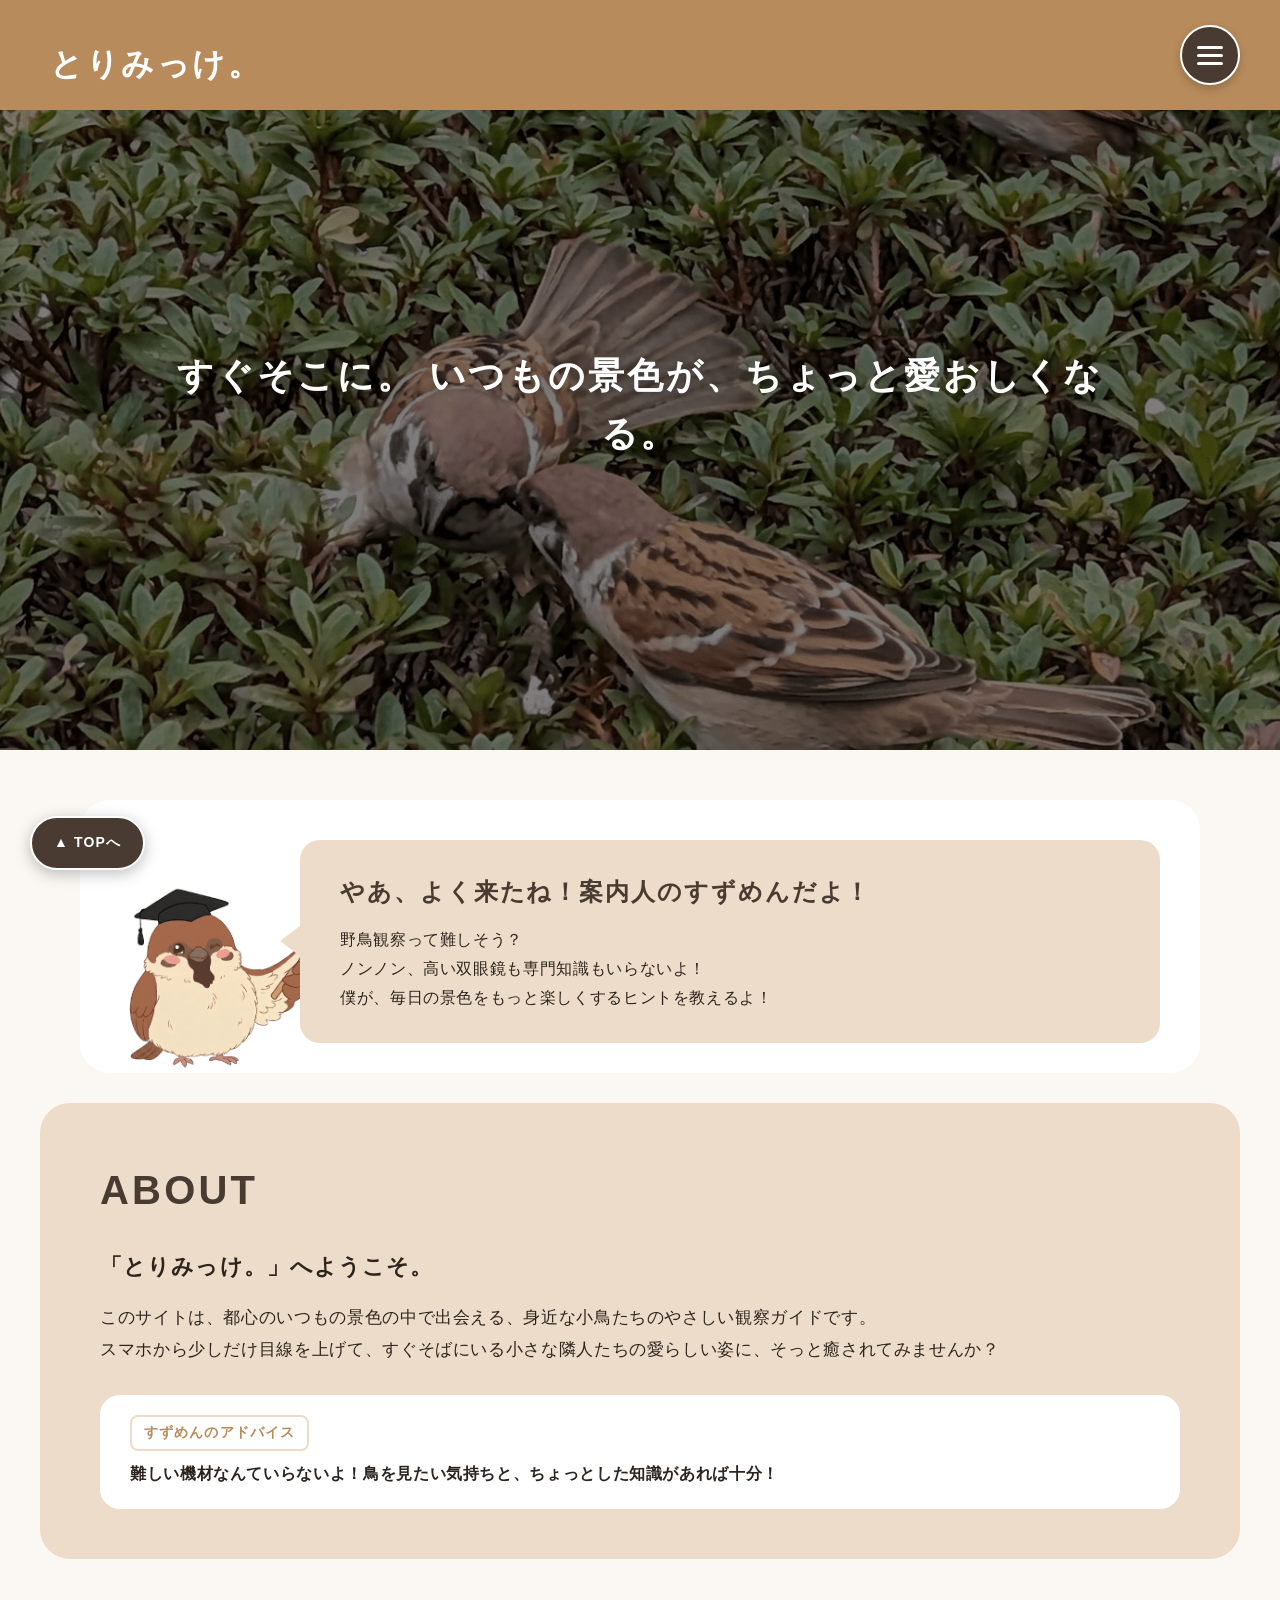
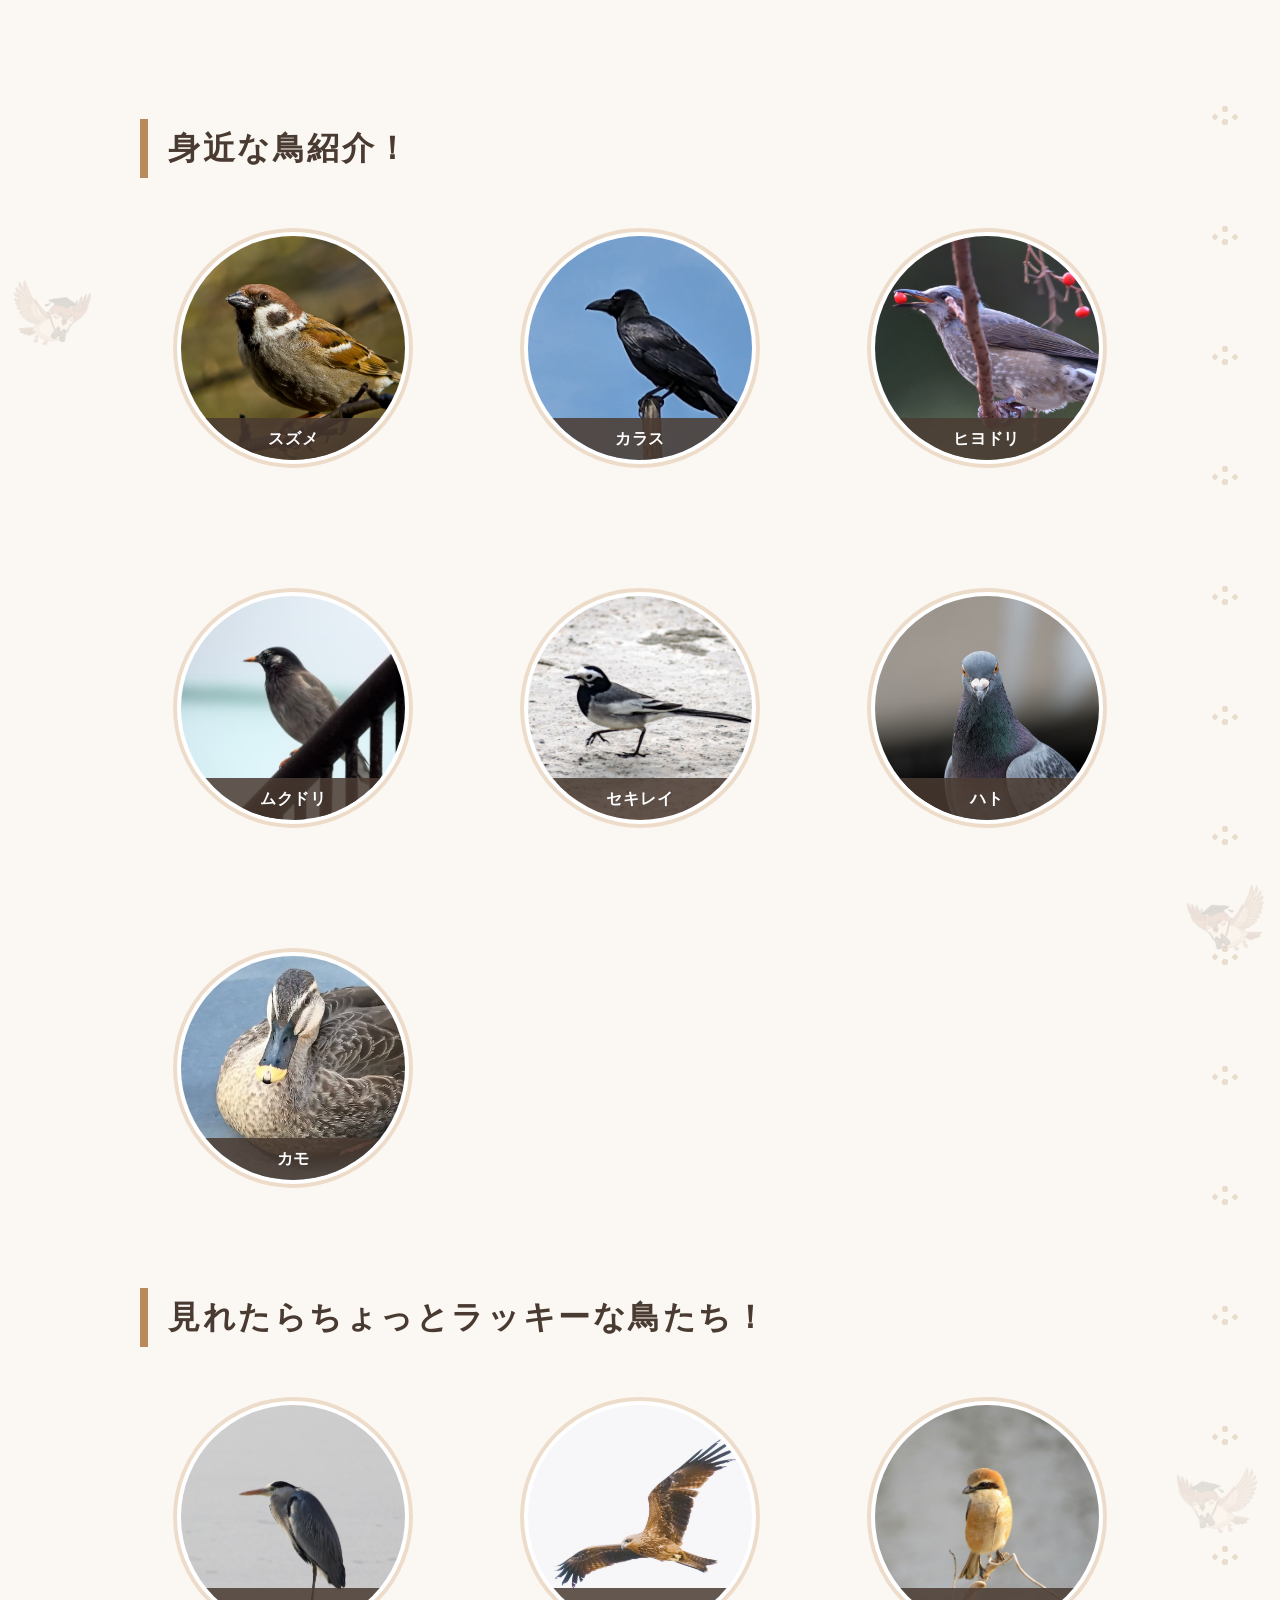
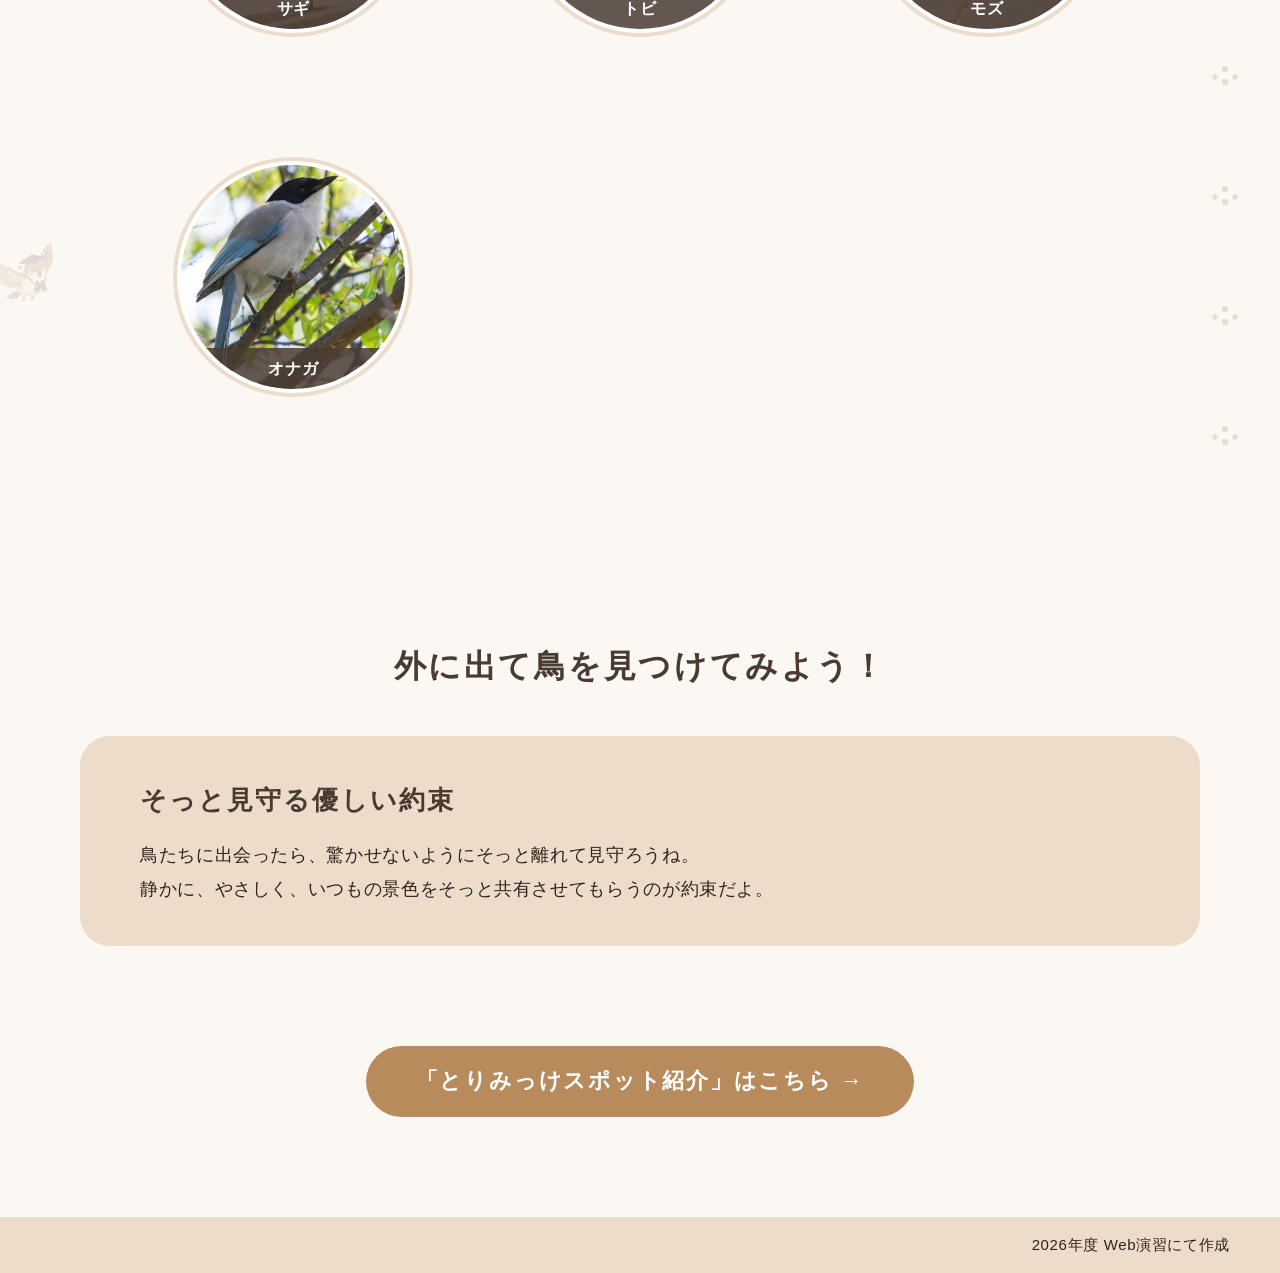
<file: index.html>
<!DOCTYPE html>
<html lang="ja">
<head>
  <meta charset="UTF-8">
  <meta name="viewport" content="width=device-width, initial-scale=1.0">
  <title>とりみっけ。｜身近な小鳥たちのやさしい観察ガイド</title>
  <link rel="stylesheet" href="css/style1.css">
</head>
<body id="top">

<div class="top-page">

  <!-- メインビジュアル ＆ ヘッダー -->
  <header class="main-visual">
    <div class="site-logo-header">とりみっけ。</div>

    <!-- ハンバーガーメニュー -->
    <div class="hamburger-menu">
      <input type="checkbox" id="menu-btn-check" class="menu-btn-check">
      <label for="menu-btn-check" class="menu-btn"><span></span></label>
      <nav class="nav-content">
        <ul class="nav-list">
          <li><a href="#top">TOP</a></li>
          <li><a href="#about">About</a></li>
          <li><a href="#bird-intro">身近な鳥紹介！</a></li>
          <li><a href="#lucky-bird">見れたらちょっとラッキーな鳥たち！</a></li>
          <li><a href="#message">外に出て鳥を見つけてみよう！</a></li>
          <li><a href="./spot.html">とりみっけスポット紹介！ →</a></li>
        </ul>
      </nav>
      <label for="menu-btn-check" class="nav-overlay"></label>
    </div>

    <h1 class="catchphrase">すぐそこに。 いつもの景色が、ちょっと愛おしくなる。</h1>
  </header>

  <!-- すずめ先輩の自己紹介セクション -->
  <section class="senior-intro-section">
    <div class="senior-container">
      <div class="senior-image-area">
        <img src="image/Cha_suzume.png" alt="指し棒を持ったすずめ先輩" class="senior-img">
      </div>
      <div class="senior-bubble">
        <h2 class="senior-name">やあ、よく来たね！案内人のすずめんだよ！</h2>
        <p class="senior-text">
          野鳥観察って難しそう？<br>ノンノン、高い双眼鏡も専門知識もいらないよ！<br>
          僕が、毎日の景色をもっと楽しくするヒントを教えるよ！
        </p>
      </div>
    </div>
  </section>

  <!-- ABOUT セクション -->
  <section class="about-section" id="about">
    <h2 class="section-title-en">ABOUT</h2>
    <p class="about-lead">「とりみっけ。」へようこそ。</p>
    <p class="about-text">
      このサイトは、都心のいつもの景色の中で出会える、身近な小鳥たちのやさしい観察ガイドです。<br />
      スマホから少しだけ目線を上げて、すぐそばにいる小さな隣人たちの愛らしい姿に、そっと癒されてみませんか？
    </p>

    <div class="senpai-onepoint-box">
      <div class="onepoint-badge">すずめんのアドバイス</div>
      <p class="onepoint-text">難しい機材なんていらないよ！鳥を見たい気持ちと、ちょっとした知識があれば十分！</p>
    </div>
  </section>

  <div class="footprint-track-bg">

    <!-- 身近な鳥紹介 セクション -->
    <section class="bird-intro-section" id="bird-intro">
      <h2 class="section-title">身近な鳥紹介！</h2>
      <div class="grid-container">

        <!-- 鳥カード1：スズメ -->
        <div class="grid-item">
          <div class="bg-circle"></div>
          <div class="item-image">
            <img src="image/Int_suzume.jpg" alt="スズメの画像">
            <span class="bird-name-label">スズメ</span>
          </div>
          <div class="hover-bubble-panel">
            <h3 class="title">スズメ</h3>
            <p class="description">
              両足を揃えて「ぴょんぴょん」跳ねて移動するよ！砂の上で体をすりすりする「砂浴び」で羽のお手入れをするんだ。実は人間の近くにしか巣を作らない、人好きな鳥なんだ
            </p>
          </div>
        </div>

        <!-- 鳥カード2：カラス -->
        <div class="grid-item">
          <div class="bg-circle"></div>
          <div class="item-image">
            <img src="image/Int_karasu.jpg" alt="カラスの画像">
            <span class="bird-name-label">カラス</span>
          </div>
          <div class="hover-bubble-panel">
            <h3 class="title">カラス</h3>
            <p class="description">
              首をかしげて君をじっと見つめているかも？怖がられがちだけど、滑り台で遊ぶほど頭が良くてお茶目！覚えた人間の顔を識別して記憶できる、賢い知能の持ち主なんだよ。
            </p>
          </div>
        </div>

        <!-- 鳥カード3：ヒヨドリ -->
        <div class="grid-item">
          <div class="bg-circle"></div>
          <div class="item-image">
            <img src="image/Int_hiyodori.jpg" alt="ヒヨドリの画像">
            <span class="bird-name-label">ヒヨドリ</span>
          </div>
          <div class="hover-bubble-panel">
            <h3 class="title">ヒヨドリ</h3>
            <p class="description">
              「ヒーヨ！」と鳴く、ボサボサ頭がトレードマーク！甘い蜜や果実が大好物で、夢中で食べすぎて顔が花粉で真っ黄色になることも。実は世界的に日本周辺でしか見られない貴重な鳥だよ！
            </p>
          </div>
        </div>

        <!-- 鳥カード4：ムクドリ -->
        <div class="grid-item">
          <div class="bg-circle"></div>
          <div class="item-image">
            <img src="image/Int_mukudori.jpg" alt="ムクドリの画像">
            <span class="bird-name-label">ムクドリ</span>
          </div>
          <div class="hover-bubble-panel">
            <h3 class="title">ムクドリ</h3>
            <p class="description">
              芝生を忙しく歩き回り、地面をツンツン突っついて虫を探すよ。オレンジ色の足とクチバシがチャームポイント！虫をたくさん食べて農家さんを助ける、頼もしいヒーローなんだ。
            </p>
          </div>
        </div>

        <!-- 鳥カード5：セキレイ -->
        <div class="grid-item">
          <div class="bg-circle"></div>
          <div class="item-image">
            <img src="image/Int_sekirei.jpg" alt="セキレイの画像">
            <span class="bird-name-label">セキレイ</span>
          </div>
          <div class="hover-bubble-panel">
            <h3 class="title">セキレイ</h3>
            <p class="description">
              「チチチッ」と鳴きながら早歩きして、尾羽をパタパタ上下に振るよ！人の前を「逃げては止まる」様子や可愛らしい動作から、昔は神様に大事な知恵を教えた鳥と言われていたんだ。
            </p>
          </div>
        </div>

        <!-- 鳥カード6：ハト -->
        <div class="grid-item">
          <div class="bg-circle"></div>
          <div class="item-image">
            <img src="image/Int_dobato.jpg" alt="ハトの画像">
            <span class="bird-name-label">ハト</span>
          </div>
          <div class="hover-bubble-panel">
            <h3 class="title">ハト</h3>
            <p class="description">
              首を振って歩くように見えて、実は「頭を空間に一瞬静止」させて景色をブレずに見ているんだ！親の体内で作る特製ミルクで雛を育てる、珍しいパパママでもあるよ。
            </p>
          </div>
        </div>

        <!-- 鳥カード7：カモ -->
        <div class="grid-item">
          <div class="bg-circle"></div>
          <div class="item-image">
            <img src="image/Int_karugamo.JPG" alt="カモの画像">
            <span class="bird-name-label">カモ</span>
          </div>
          <div class="hover-bubble-panel">
            <h3 class="title">カモ</h3>
            <p class="description">
              水の上では優雅にプカプカ浮かんでいるけれど、実は水面下で足を必死にバタバタ動かしているのが可愛い！水面にぽこっとお尻を向けてご飯を探す後ろ姿も、とっても愛くるしいよ
            </p>
          </div>
        </div>

      </div>
    </section>

    <!-- 見れたらラッキーな鳥 セクション -->
    <section class="lucky-bird-section" id="lucky-bird">
      <h2 class="section-title">見れたらちょっとラッキーな鳥たち！</h2>
      <div class="grid-container">

        <!-- ラッキー鳥1：サギ -->
        <div class="grid-item">
          <div class="bg-circle"></div>
          <div class="item-image">
            <img src="image/Int_sagi.jpg" alt="サギの画像">
            <span class="bird-name-label">サギ</span>
          </div>
          <div class="hover-bubble-panel">
            <h3 class="title">サギ</h3>
            <p class="description">
              川辺に真っ白な姿でたたずむよ。水中で足を震わせて魚を驚かせる「ダンス攻撃」が得意技！ツルなどと違って、飛ぶときは首を「S字」に折りたたむのがぼくらの秘密だよ。
            </p>
          </div>
        </div>

        <!-- ラッキー鳥2：トビ -->
        <div class="grid-item">
          <div class="bg-circle"></div>
          <div class="item-image">
            <img src="image/Int_tobi.jpg" alt="トビの画像">
            <span class="bird-name-label">トビ</span>
          </div>
          <div class="hover-bubble-panel">
            <h3 class="title">トビ</h3>
            <p class="description">
              「ピーヒョロロ…」と聞こえたら空を見上げて！上昇気流に乗って羽ばたかずに旋回する「空飛ぶ省エネ名人」なんだ。視力が人の8倍以上あり、上空から獲物を探せるよ！
            </p>
          </div>
        </div>

        <!-- ラッキー鳥3：モズ -->
        <div class="grid-item">
          <div class="bg-circle"></div>
          <div class="item-image">
            <img src="image/Int_mozu.jpg" alt="モズの画像">
            <span class="bird-name-label">モズ</span>
          </div>
          <div class="hover-bubble-panel">
            <h3 class="title">モズ</h3>
            <p class="description">
              小さくて可愛いけれど、秋には「キィーキィー！」と高く叫ぶよ！可愛い見た目に反して、捕まえた獲物を枝に刺す「はやにえ」の習性とカギ状のクチバシを持つ、小さなハンターなんだ！
            </p>
          </div>
        </div>

        <!-- ラッキー鳥4：オナガ -->
        <div class="grid-item">
          <div class="bg-circle"></div>
          <div class="item-image">
            <img src="image/Int_onaga.jpg" alt="オナガの画像">
            <span class="bird-name-label">オナガ</span>
          </div>
          <div class="hover-bubble-panel">
            <h3 class="title">オナガ</h3>
            <p class="description">
              「ゲーイ」とハスキーな声で仲間と飛んでいくよ！水色の長い尾羽と黒いベレー帽風の頭がおしゃれでしょ？実は西日本にはおらず、東日本でしか出会えない特別な鳥なんだ！
            </p>
          </div>
        </div>

      </div>
    </section>

  </div> <!-- /footprint-track-bg -->

  <section class="message-section" id="message">
    <h2 class="message-title">外に出て鳥を見つけてみよう！</h2>
    <div class="manner-box">
      <h3 class="manner-title">そっと見守る優しい約束</h3>
      <p class="manner-text">
        鳥たちに出会ったら、驚かせないようにそっと離れて見守ろうね。<br />
        静かに、やさしく、いつもの景色をそっと共有させてもらうのが約束だよ。
      </p>
    </div>
  </section>

  <section class="navigation-section">
    <div class="spot-button-container">
      <a href="./spot.html" class="spot-button">「とりみっけスポット紹介」はこちら →</a>
    </div>
  </section>

  <!-- 💡 画面左下に固定表示されるページ上部に戻るボタン -->
  <a href="#top" class="pagetop-btn">▲ TOPへ</a>

  <footer class="footer">
    <p class="copyright">2026年度 Web演習にて作成</p>
  </footer>

</div>

</body>
</html>
</file>
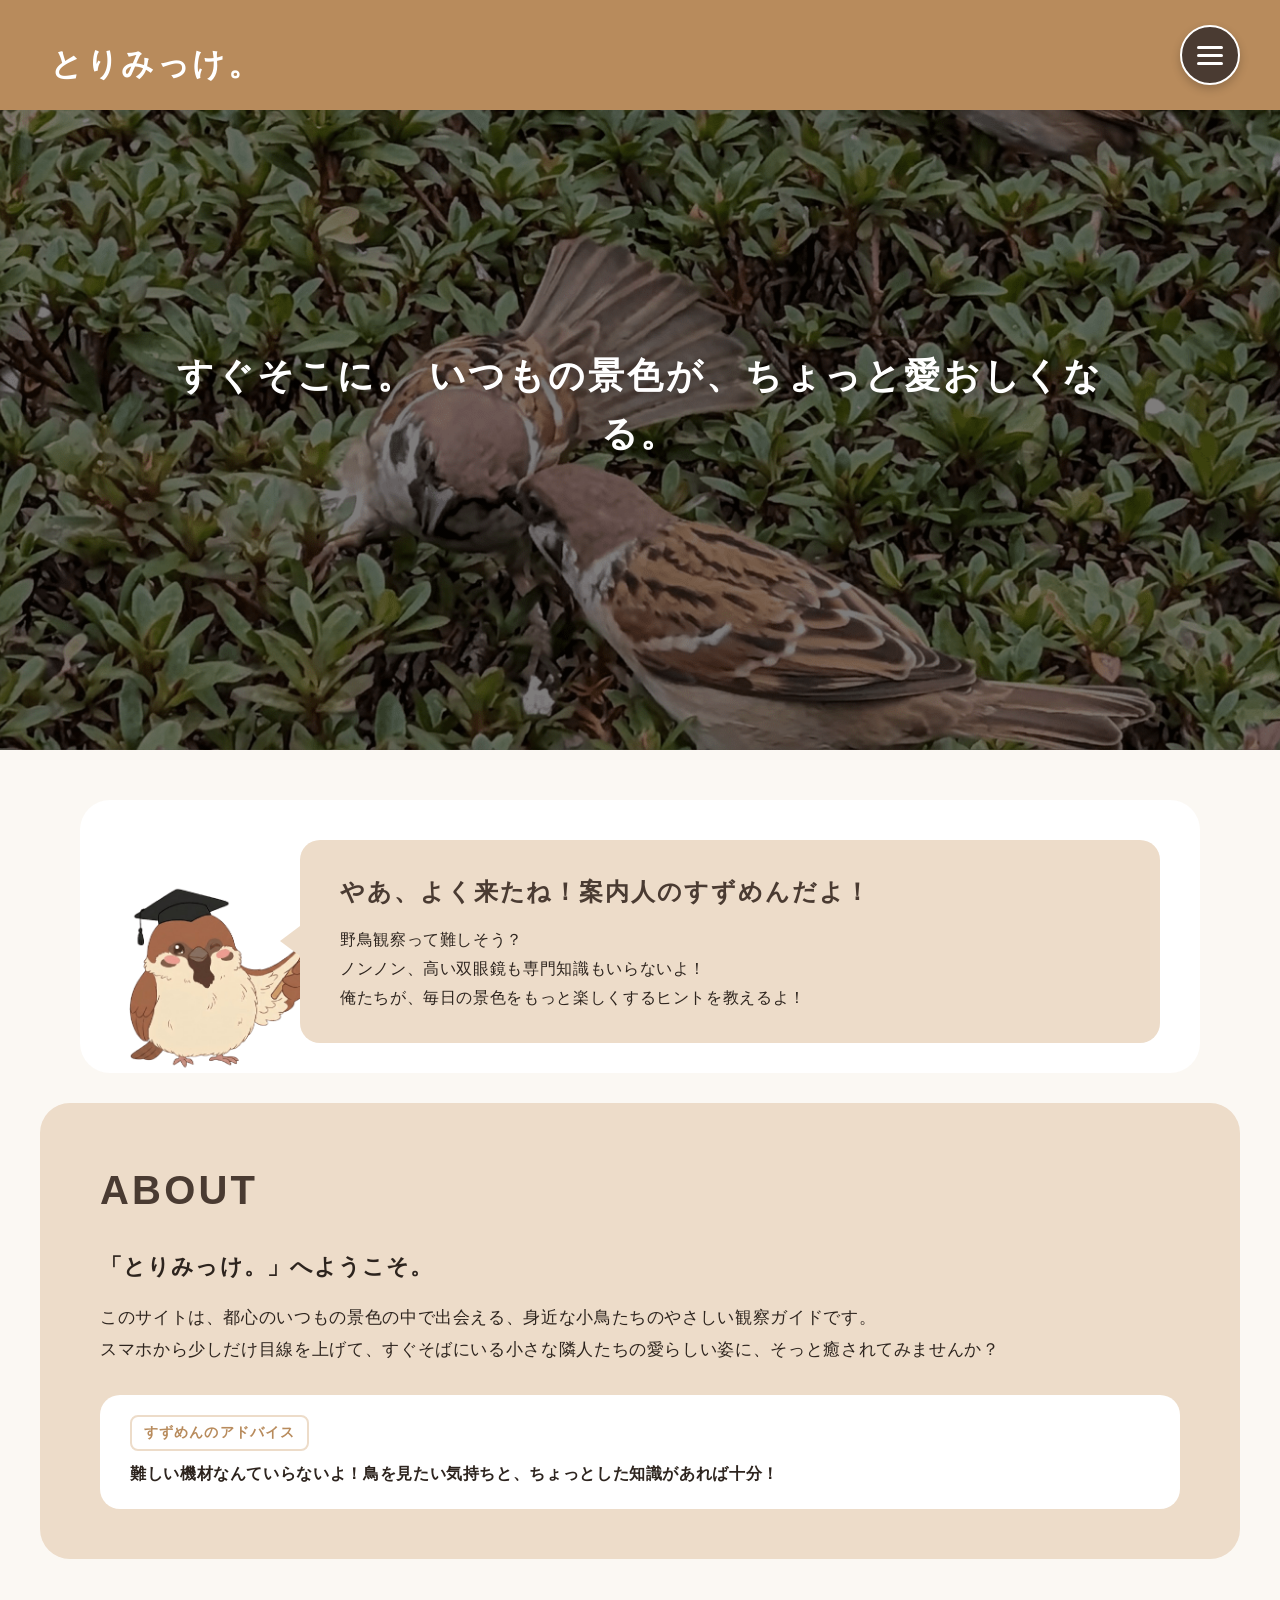
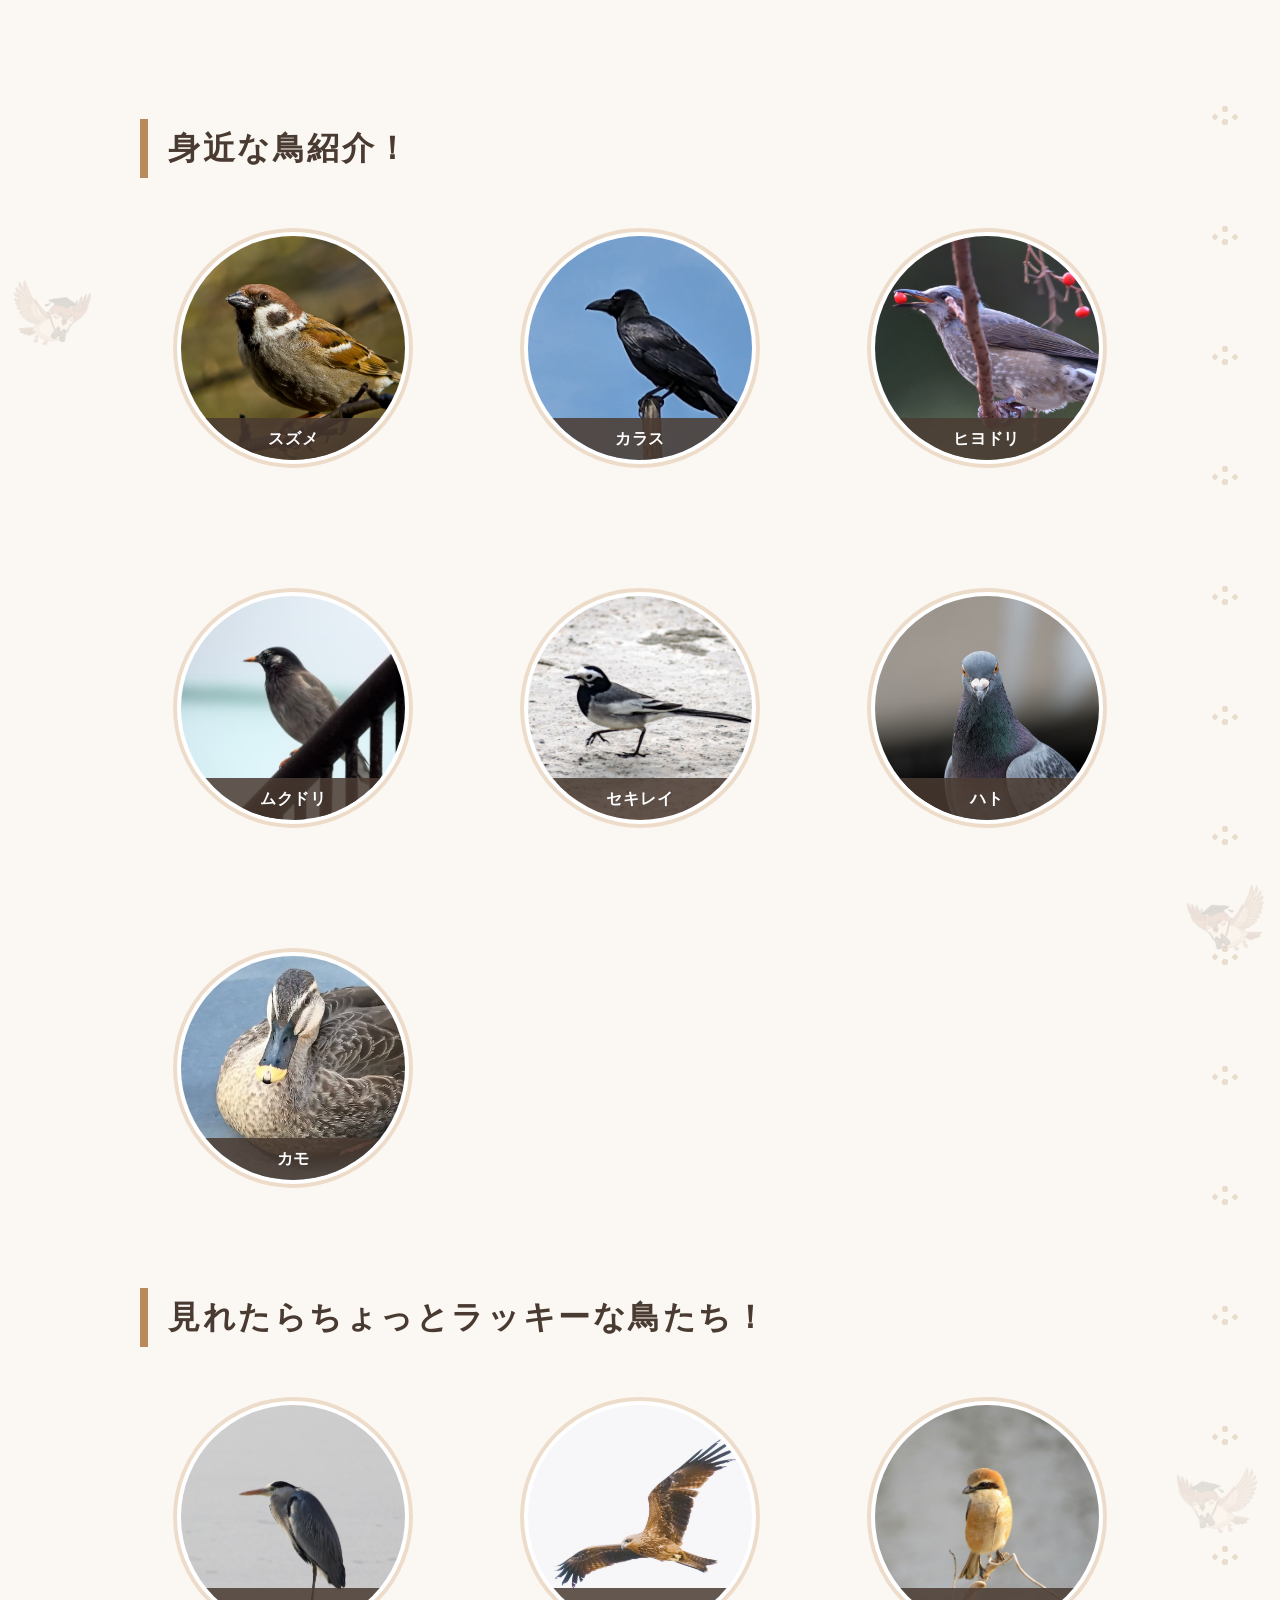
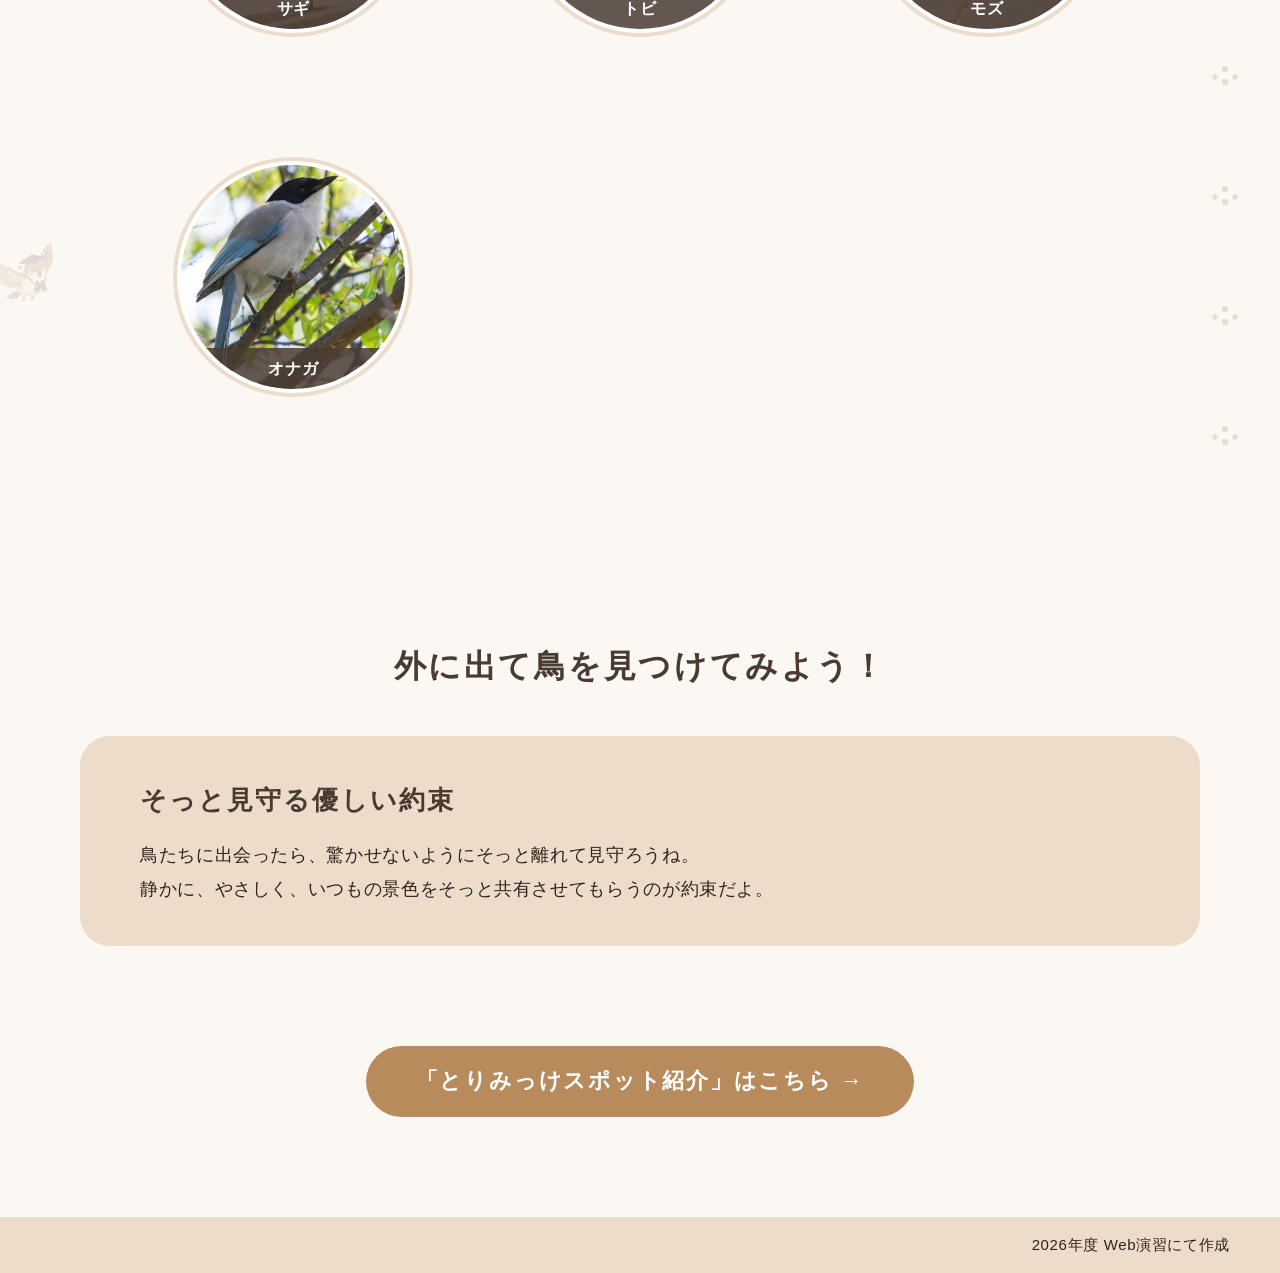
<file: main.html>
<!DOCTYPE html>
<html lang="ja">
<head>
  <meta charset="UTF-8">
  <meta name="viewport" content="width=device-width, initial-scale=1.0">
  <title>とりみっけ。｜身近な小鳥たちのやさしい観察ガイド</title>
  <link rel="stylesheet" href="css/style1.css">
</head>
<body>

<div class="top-page">

  <!-- メインビジュアル ＆ ヘッダー -->
  <header class="main-visual">
    <div class="site-logo-header">とりみっけ。</div>

    <!-- ハンバーガーメニュー -->
    <div class="hamburger-menu">
      <input type="checkbox" id="menu-btn-check" class="menu-btn-check">
      <label for="menu-btn-check" class="menu-btn"><span></span></label>
      <nav class="nav-content">
        <ul class="nav-list">
          <li><a href="#about">About</a></li>
          <li><a href="#bird-intro">身近な鳥紹介！</a></li>
          <li><a href="#lucky-bird">見れたらちょっとラッキーな鳥たち！</a></li>
          <li><a href="#message">外に出て鳥を見つけてみよう！</a></li>
          <li><a href="./sub.html">とりみっけスポット紹介！ →</a></li>
        </ul>
      </nav>
      <label for="menu-btn-check" class="nav-overlay"></label>
    </div>

    <h1 class="catchphrase">すぐそこに。 いつもの景色が、ちょっと愛おしくなる。</h1>
  </header>

  <!--  すずめ先輩の自己紹介セクション -->
  <section class="senior-intro-section">
    <div class="senior-container">
      <div class="senior-image-area">
        <img src="image/Cha_suzume.png" alt="指し棒を持ったすずめ先輩" class="senior-img">
      </div>
      <div class="senior-bubble">
        <h2 class="senior-name">やあ、よく来たね！案内人のすずめんだよ！</h2>
        <p class="senior-text">
          野鳥観察って難しそう？<br>ノンノン、高い双眼鏡も専門知識もいらないよ！<br>
          俺たちが、毎日の景色をもっと楽しくするヒントを教えるよ！
        </p>
      </div>
    </div>
  </section>

  <!-- ABOUT セクション -->
  <section class="about-section" id="about">
    <h2 class="section-title-en">ABOUT</h2>
    <p class="about-lead">「とりみっけ。」へようこそ。</p>
    <p class="about-text">
      このサイトは、都心のいつもの景色の中で出会える、身近な小鳥たちのやさしい観察ガイドです。<br />
      スマホから少しだけ目線を上げて、すぐそばにいる小さな隣人たちの愛らしい姿に、そっと癒されてみませんか？
    </p>

    <div class="senpai-onepoint-box">
      <div class="onepoint-badge">すずめんのアドバイス</div>
      <p class="onepoint-text">難しい機材なんていらないよ！鳥を見たい気持ちと、ちょっとした知識があれば十分！</p>
    </div>
  </section>

  <div class="footprint-track-bg">

    <!-- 身近な鳥紹介 セクション -->
    <section class="bird-intro-section" id="bird-intro">
      <h2 class="section-title">身近な鳥紹介！</h2>
      <div class="grid-container">

        <!-- 鳥カード1：スズメ -->
        <div class="grid-item">
          <div class="bg-circle"></div>
          <!-- 常に綺麗に見える写真 -->
          <div class="item-image">
            <img src="image/Int_suzume.jpg" alt="スズメの画像">
            <!-- 写真の下に名前を常時表示 -->
            <span class="bird-name-label">スズメ</span>
          </div>
          <!--  ホバー時に横（または下）に浮き出る吹き出し解説文 -->
          <div class="hover-bubble-panel">
            <h3 class="title">スズメ</h3>
            <p class="description">
              歩くとき、両足をそろえて「トコトコ、ぴょんぴょん」と跳ねるように移動するよ（ホッピングといいます）。砂の上で体をすりすりして「砂浴び」をしている姿は、時間を忘れて見入ってしまう可愛さだよ。
            </p>
          </div>
        </div>

        <!-- 鳥カード2：カラス -->
        <div class="grid-item">
          <div class="bg-circle"></div>
          <div class="item-image">
            <img src="image/Int_karasu.jpg" alt="カラスの画像">
            <span class="bird-name-label">カラス</span>
          </div>
          <div class="hover-bubble-panel">
            <h3 class="title">カラス</h3>
            <p class="description">
              実はとてもお茶目で、公園の滑り台で遊んだり、雨上がりの水たまりで豪快に水浴びをしたりするよ。じっと観察していると、首をかしげてこちらを観察し返してくる知性的な仕草にキュンとするよ。
            </p>
          </div>
        </div>

        <!-- 鳥カード3：ヒヨドリ -->
        <div class="grid-item">
          <div class="bg-circle"></div>
          <div class="item-image">
            <img src="image/Int_hiyodori.jpg" alt="ヒヨドリの画像">
            <span class="bird-name-label">ヒヨドリ</span>
          </div>
          <div class="hover-bubble-panel">
            <h3 class="title">ヒヨドリ</h3>
            <p class="description">
              「ヒーヨ！ヒーヨ！」と賑やかに鳴く、ボサボサの頭髪がトレードマークの鳥だよ。大好物の花の蜜や果実を見つけると、夢中になって顔を花粉で真っ黄色にしながら食事をする、食いしん坊な姿が愛らしいよ。
            </p>
          </div>
        </div>

        <!-- 鳥カード4：ムクドリ -->
        <div class="grid-item">
          <div class="bg-circle"></div>
          <div class="item-image">
            <img src="image/Int_mukudori.jpg" alt="ムクドリの画像">
            <span class="bird-name-label">ムクドリ</span>
          </div>
          <div class="hover-bubble-panel">
            <h3 class="title">ムクドリ</h3>
            <p class="description">
              オレンジ色のクチバシと足がチャームポイントだよ。芝生の上を黄色い足をいそがしく動かしながら、ミシン目のように地面をツンツンと突っついて虫を探す、一所懸命な後ろ姿に癒されるよ。
            </p>
          </div>
        </div>

        <!-- 鳥カード5：セキレイ -->
        <div class="grid-item">
          <div class="bg-circle"></div>
          <div class="item-image">
            <img src="image/Int_sekirei.jpg" alt="セキレイの画像">
            <span class="bird-name-label">セキレイ</span>
          </div>
          <div class="hover-bubble-panel">
            <h3 class="title">セキレイ</h3>
            <p class="description">
              地面をトコトコと早歩きしながら、長めの尾羽を「チチチッ」と上下にゴキゲンに振り続ける習性があるよ。人が歩く先を、まるで案内するかのように少し前をトコトコ逃げては止まる姿がとても健気だよ。
            </p>
          </div>
        </div>

        <!-- 鳥カード6：ハト -->
        <div class="grid-item">
          <div class="bg-circle"></div>
          <div class="item-image">
            <img src="image/Int_dobato.jpg" alt="ハトの画像">
            <span class="bird-name-label">ハト</span>
          </div>
          <div class="hover-bubble-panel">
            <h3 class="title">ハト</h3>
            <p class="description">
              歩くときに首を前後に振っているように見えるけど、実は頭をその場に残しているんだよ。お気に入りの場所で、体をまあるく膨らませてうとうと昼寝をしている姿は、都会の最高の癒やしだよ。
            </p>
          </div>
        </div>

        <!-- 鳥カード7：カモ -->
        <div class="grid-item">
          <div class="bg-circle"></div>
          <div class="item-image">
            <img src="image/Int_karugamo.JPG" alt="カモの画像">
            <span class="bird-name-label">カモ</span>
          </div>
          <div class="hover-bubble-panel">
            <h3 class="title">カモ</h3>
            <p class="description">
              クチバシの先端だけが、まるでマニキュアを塗ったように「ちょこんと黄色い」のがチャームポイントだよ。水面にパカッとお尻を向けながら、一生懸命に潜ってご飯を探す後ろ姿がすごく愛らしいんだ。
            </p>
          </div>
        </div>

      </div>

    </section>

    <!-- 見れたらラッキーな鳥 セクション -->
    <section class="lucky-bird-section" id="lucky-bird">
      <h2 class="section-title">見れたらちょっとラッキーな鳥たち！</h2>
      <div class="grid-container">

        <!-- ラッキー鳥1：サギ -->
        <div class="grid-item">
          <div class="bg-circle"></div>
          <div class="item-image">
            <img src="image/Int_sagi.jpg" alt="サギの画像">
            <span class="bird-name-label">サギ</span>
          </div>
          <div class="hover-bubble-panel">
            <h3 class="title">サギ</h3>
            <p class="description">
              都会の川沿いや水辺に、突然「真っ白で大きなシルエット」として現れるよ。水の中、片足を小刻みに震わせて魚を驚かす、ダンスのような狩りのポーズが隠れた見どころだよ。
            </p>
          </div>
        </div>

        <!-- ラッキー鳥2：トビ -->
        <div class="grid-item">
          <div class="bg-circle"></div>
          <div class="item-image">
            <img src="image/Int_tobi.jpg" alt="トビの画像">
            <span class="bird-name-label">トビ</span>
          </div>
          <div class="hover-bubble-panel">
            <h3 class="title">トビ</h3>
            <p class="description">
              「ピーヒョロロ…」というのどかな鳴き声が聞こえたら見上げるチャンスだよ。大きな翼を広げて、上昇気流に乗りながら円を描くようにゆったりと空を飛ぶのが本当に上手だよ。
            </p>
          </div>
        </div>

        <!-- ラッキー鳥3：モズ -->
        <div class="grid-item">
          <div class="bg-circle"></div>
          <div class="item-image">
            <img src="image/Int_mozu.jpg" alt="モズの画像">
            <span class="bird-name-label">モズ</span>
          </div>
          <div class="hover-bubble-panel">
            <h3 class="title">モズ</h3>
            <p class="description">
              小さな体だけど、キリッとしたカッコいい顔立ちをしているよ。秋になると、木のてっぺんで「キィーキィー！」と高い声で高らかに縄張りを主張する、小さな勇敢さが魅力だよ。
            </p>
          </div>
        </div>

        <!-- ラッキー鳥4：オナガ -->
        <div class="grid-item">
          <div class="bg-circle"></div>
          <div class="item-image">
            <img src="image/Int_onaga.jpg" alt="オナガの画像">
            <span class="bird-name-label">オナガ</span>
          </div>
          <div class="hover-bubble-panel">
            <h3 class="title">オナガ</h3>
            <p class="description">
              水色の長くて綺麗な尾羽と、黒い帽子をかぶったような頭がすごくオシャレな鳥だよ。「ギューイ」という少しハスキーな声で、仲間と賑やかにおしゃべりしながら飛んでいくよ。
            </p>
          </div>
        </div>

      </div>
    </section>

  </div> <!-- /footprint-track-bg -->

  <section class="message-section" id="message">
    <h2 class="message-title">外に出て鳥を見つけてみよう！</h2>
    <div class="manner-box">
      <h3 class="manner-title">そっと見守る優しい約束</h3>
      <p class="manner-text">
        鳥たちに出会ったら、驚かせないようにそっと離れて見守ろうね。<br />
        静かに、やさしく、いつもの景色をそっと共有させてもらうのが約束だよ。
      </p>
    </div>
  </section>

  <section class="navigation-section">
    <div class="spot-button-container">
      <a href="./sub.html" class="spot-button">「とりみっけスポット紹介」はこちら →</a>
    </div>
  </section>

  <footer class="footer">
    <p class="copyright">2026年度 Web演習にて作成</p>
  </footer>
</div>

</body>
</html>
</file>
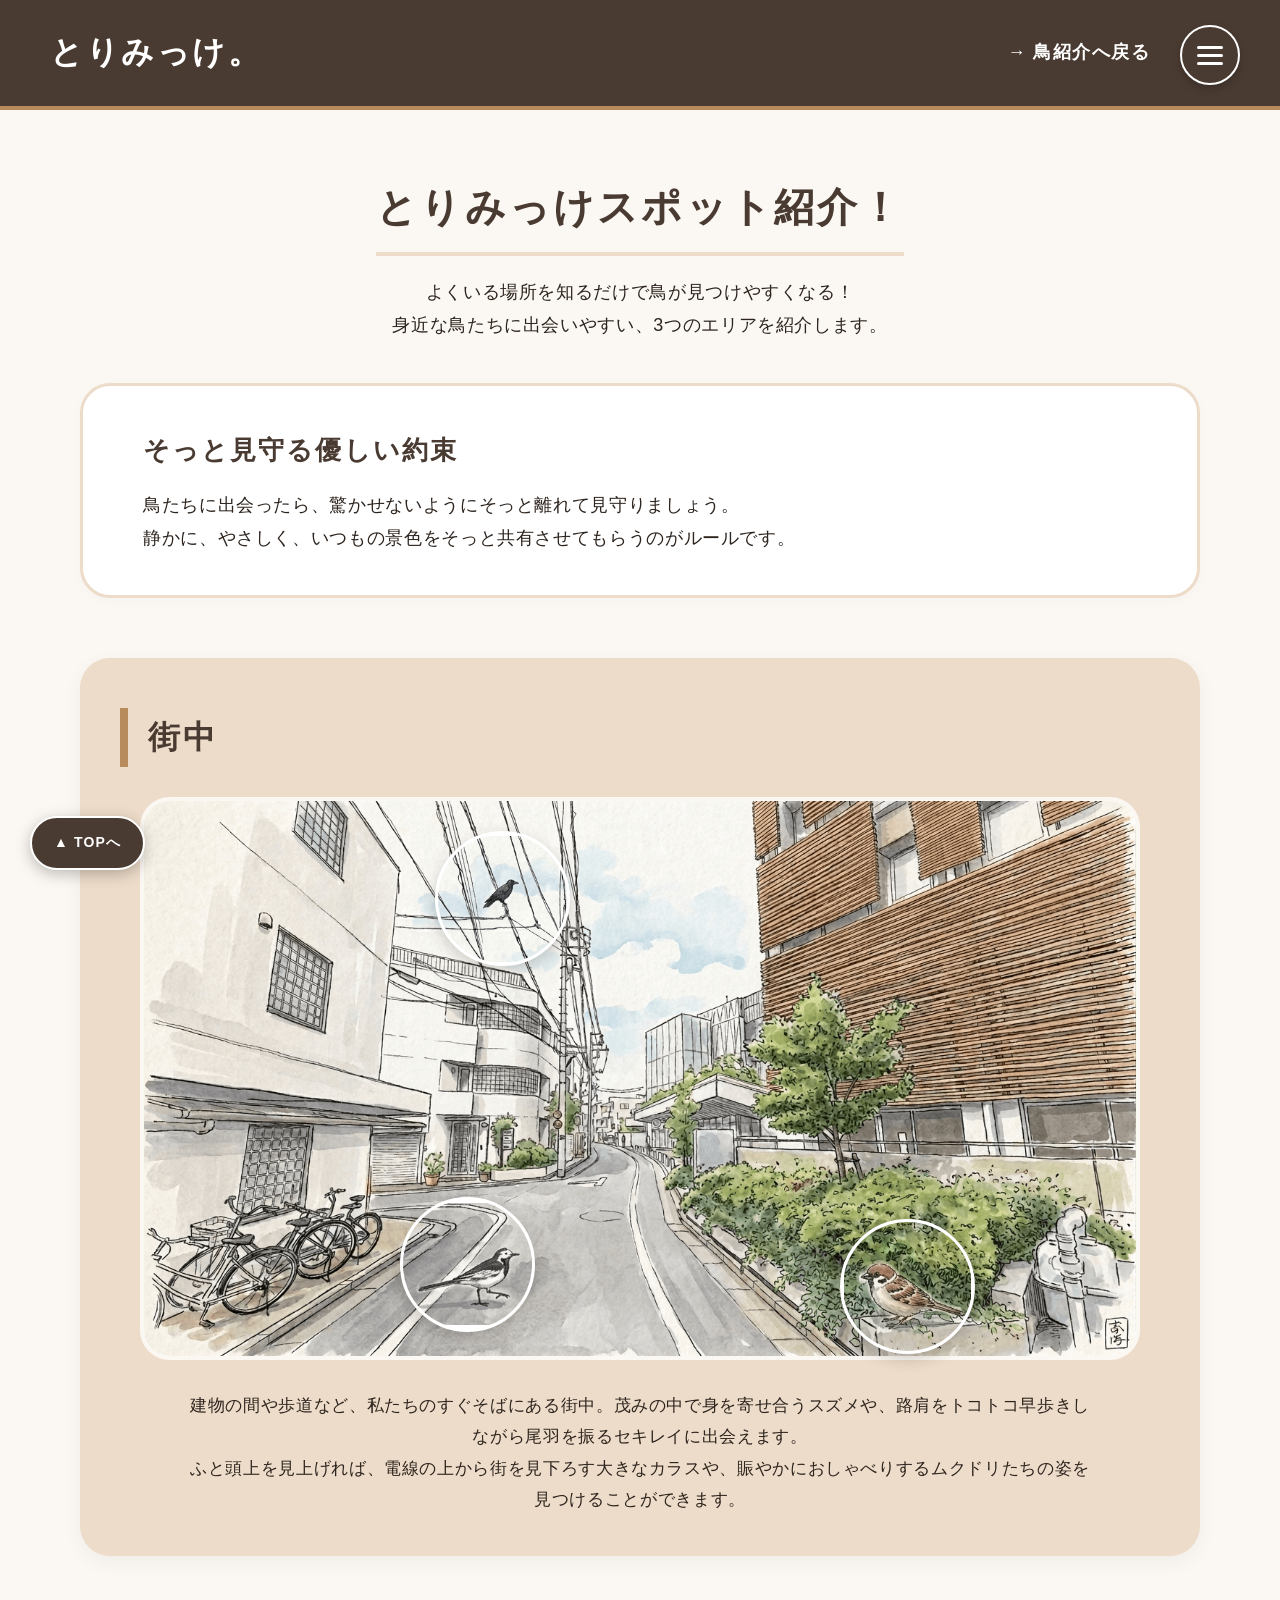
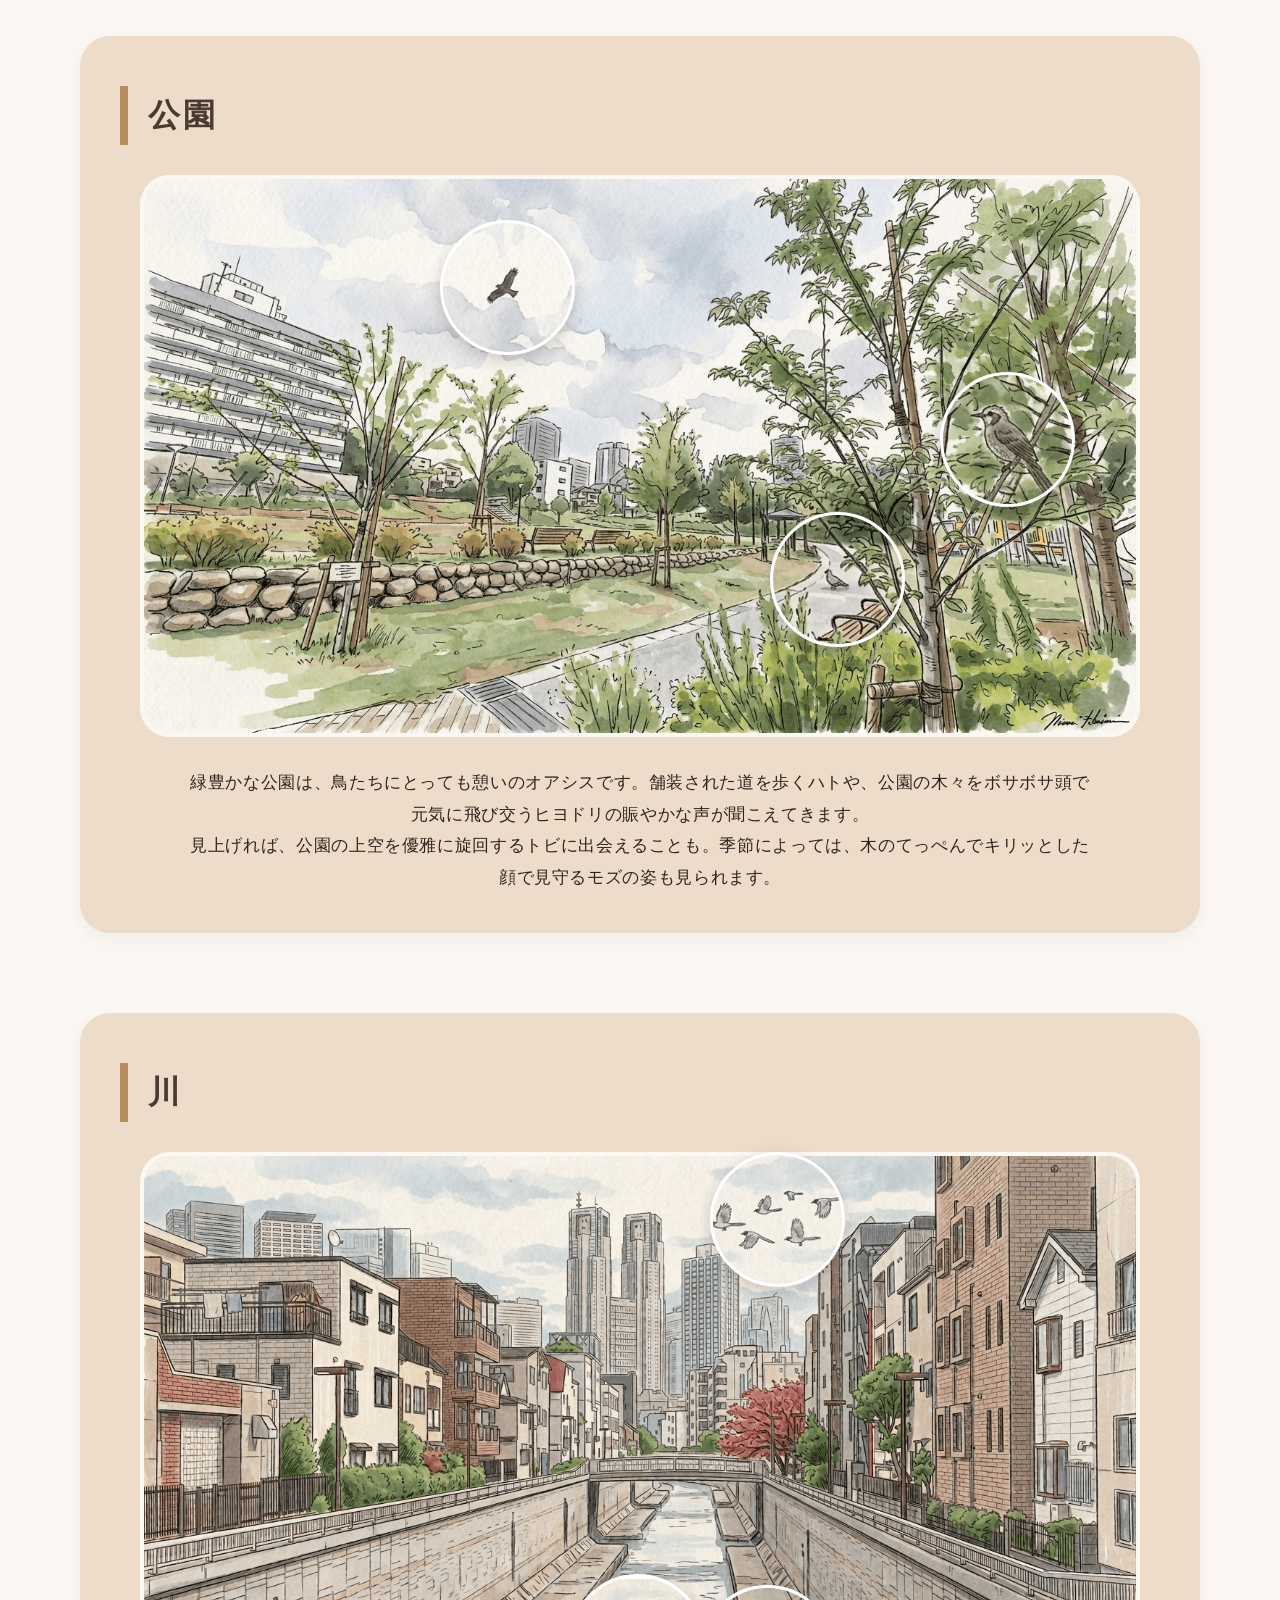
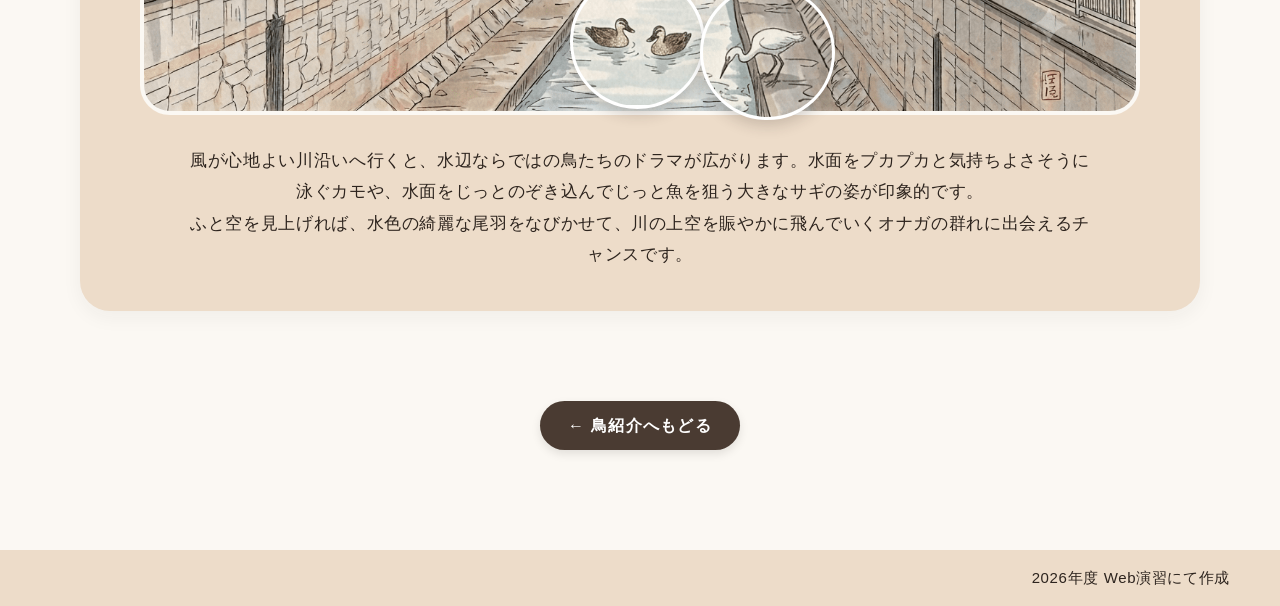
<file: spot.html>
<!DOCTYPE html>
<html lang="ja">
<head>
  <meta charset="UTF-8">
  <meta name="viewport" content="width=device-width, initial-scale=1.0">
  <title>とりみっけスポット紹介！｜とりみっけ。</title>
  <link rel="stylesheet" href="css/style2.css">
</head>
<body id="top">

<div class="second-page">

  <!-- 上部ヘッダーバー -->
  <header class="site-header-bar">
    <div class="header-logo">とりみっけ。</div>
    <div class="header-nav">
      <a href="./index.html" class="back-link">→ 鳥紹介へ戻る</a>
    </div>

    <!-- ハンバーガーメニュー -->
    <div class="hamburger-menu">
      <input type="checkbox" id="menu-btn-check" class="menu-btn-check">
      <label for="menu-btn-check" class="menu-btn"><span></span></label>
      <nav class="nav-content">
        <ul class="nav-list">
          <li><a href="./index.html">← 鳥紹介へもどる</a></li>
          <li><a href="#town">街中</a></li>
          <li><a href="#park">公園</a></li>
          <li><a href="#river">川</a></li>
        </ul>
      </nav>
      <label for="menu-btn-check" class="nav-overlay"></label>
    </div>
  </header>

  <!-- メインタイトルエリア -->
  <div class="hero-title-area">
    <h1 class="main-title">とりみっけスポット紹介！</h1>
    <p class="main-subtitle">
      よくいる場所を知るだけで鳥が見つけやすくなる！<br />
      身近な鳥たちに出会いやすい、3つのエリアを紹介します。
    </p>
  </div>

  <!-- そっと見守る優しい約束（マナーセクション） -->
  <section class="manner-section">
    <div class="manner-card">
      <h2 class="manner-title">そっと見守る優しい約束</h2>
      <p class="manner-text">
        鳥たちに出会ったら、驚かせないようにそっと離れて見守りましょう。<br />
        静かに、やさしく、いつもの景色をそっと共有させてもらうのがルールです。
      </p>
    </div>
  </section>

  <!-- スポット紹介メインコンテンツ -->
  <main class="spots-list">

    <!-- エリア1：街中 -->
    <section class="spot-item" id="town">
      <div class="spot-content-inner">
        <h2 class="spot-heading">街中</h2>

        <div class="map-wrapper">
          <div class="map-bg">
            <img src="image/Town.png" alt="街中の様子" class="map-bg-img" />
          </div>

          <!-- 🏷️ ツールチップ（.pin-tooltip）を追加 -->
          <div class="map-pin pin-1">
            <img src="image/Town_Karasu.png" alt="カラス" class="pin-bird-img" />
            <span class="pin-tooltip">カラス</span>
          </div>
          <div class="map-pin pin-2">
            <img src="image/Town_Suzume.png" alt="スズメ" class="pin-bird-img" />
            <span class="pin-tooltip">スズメ</span>
          </div>
          <div class="map-pin pin-3">
            <img src="image/Town_Sekirei.png" alt="ハクセキレイ" class="pin-bird-img" />
            <span class="pin-tooltip">ハクセキレイ</span>
          </div>
        </div>

        <p class="spot-desc">
          建物の間や歩道など、私たちのすぐそばにある街中。茂みの中で身を寄せ合うスズメや、路肩をトコトコ早歩きしながら尾羽を振るセキレイに出会えます。<br>ふと頭上を見上げれば、電線の上から街を見下ろす大きなカラスや、賑やかにおしゃべりするムクドリたちの姿を見つけることができます。
        </p>
      </div>
    </section>

    <!-- エリア2：公園 -->
    <section class="spot-item" id="park">
      <div class="spot-content-inner">
        <h2 class="spot-heading">公園</h2>

        <div class="map-wrapper">
          <div class="map-bg">
            <img src="image/Park.png" alt="公園の様子" class="map-bg-img" />
          </div>

          <div class="map-pin pin-4">
            <img src="image/Park_Tobi.png" alt="トビ" class="pin-bird-img" />
            <span class="pin-tooltip">トビ</span>
          </div>
          <div class="map-pin pin-5">
            <img src="image/Park_Dobato.png" alt="ドバト" class="pin-bird-img" />
            <span class="pin-tooltip">ドバト</span>
          </div>
          <div class="map-pin pin-6">
            <img src="image/Park_Hiyodori.png" alt="ヒヨドリ" class="pin-bird-img" />
            <span class="pin-tooltip">ヒヨドリ</span>
          </div>
        </div>

        <p class="spot-desc">
          緑豊かな公園は、鳥たちにとっても憩いのオアシスです。舗装された道を歩くハトや、公園の木々をボサボサ頭で元気に飛び交うヒヨドリの賑やかな声が聞こえてきます。<br>見上げれば、公園の上空を優雅に旋回するトビに出会えることも。季節によっては、木のてっぺんでキリッとした顔で見守るモズの姿も見られます。
        </p>
      </div>
    </section>

    <!-- エリア3：川 -->
    <section class="spot-item" id="river">
      <div class="spot-content-inner">
        <h2 class="spot-heading">川</h2>

        <div class="map-wrapper">
          <div class="map-bg">
            <img src="image/River.png" alt="川の様子" class="map-bg-img" />
          </div>

          <div class="map-pin pin-7">
            <img src="image/River_Onaga.png" alt="オナガ" class="pin-bird-img" />
            <span class="pin-tooltip">オナガ</span>
          </div>
          <div class="map-pin pin-8">
            <img src="image/River_Karugamo.png" alt="カルガモ" class="pin-bird-img" />
            <span class="pin-tooltip">カルガモ</span>
          </div>
          <div class="map-pin pin-9">
            <img src="image/River_Kosagi.png" alt="コサギ" class="pin-bird-img" />
            <span class="pin-tooltip">コサギ</span>
          </div>
        </div>

        <p class="spot-desc">
          風が心地よい川沿いへ行くと、水辺ならではの鳥たちのドラマが広がります。水面をプカプカと気持ちよさそうに泳ぐカモや、水面をじっとのぞき込んでじっと魚を狙う大きなサギの姿が印象的です。<br>ふと空を見上げれば、水色の綺麗な尾羽をなびかせて、川の上空を賑やかに飛んでいくオナガの群れに出会えるチャンスです。
        </p>
      </div>
    </section>
        <!-- 💡 各スポット下部のindex(TOP)に戻るボタン -->
        <div class="spot-back-area">
          <a href="./index.html" class="spot-back-btn">← 鳥紹介へもどる</a>
        </div>
  </main>

  <!-- 💡 画面左下に固定表示されるページ上部に戻るボタン -->
  <a href="#top" class="pagetop-btn">▲ TOPへ</a>

  <!-- フッターバー -->
  <footer class="footer">
    <p class="copyright">2026年度 Web演習にて作成</p>
  </footer>

</div>

</body>
</html>
</file>
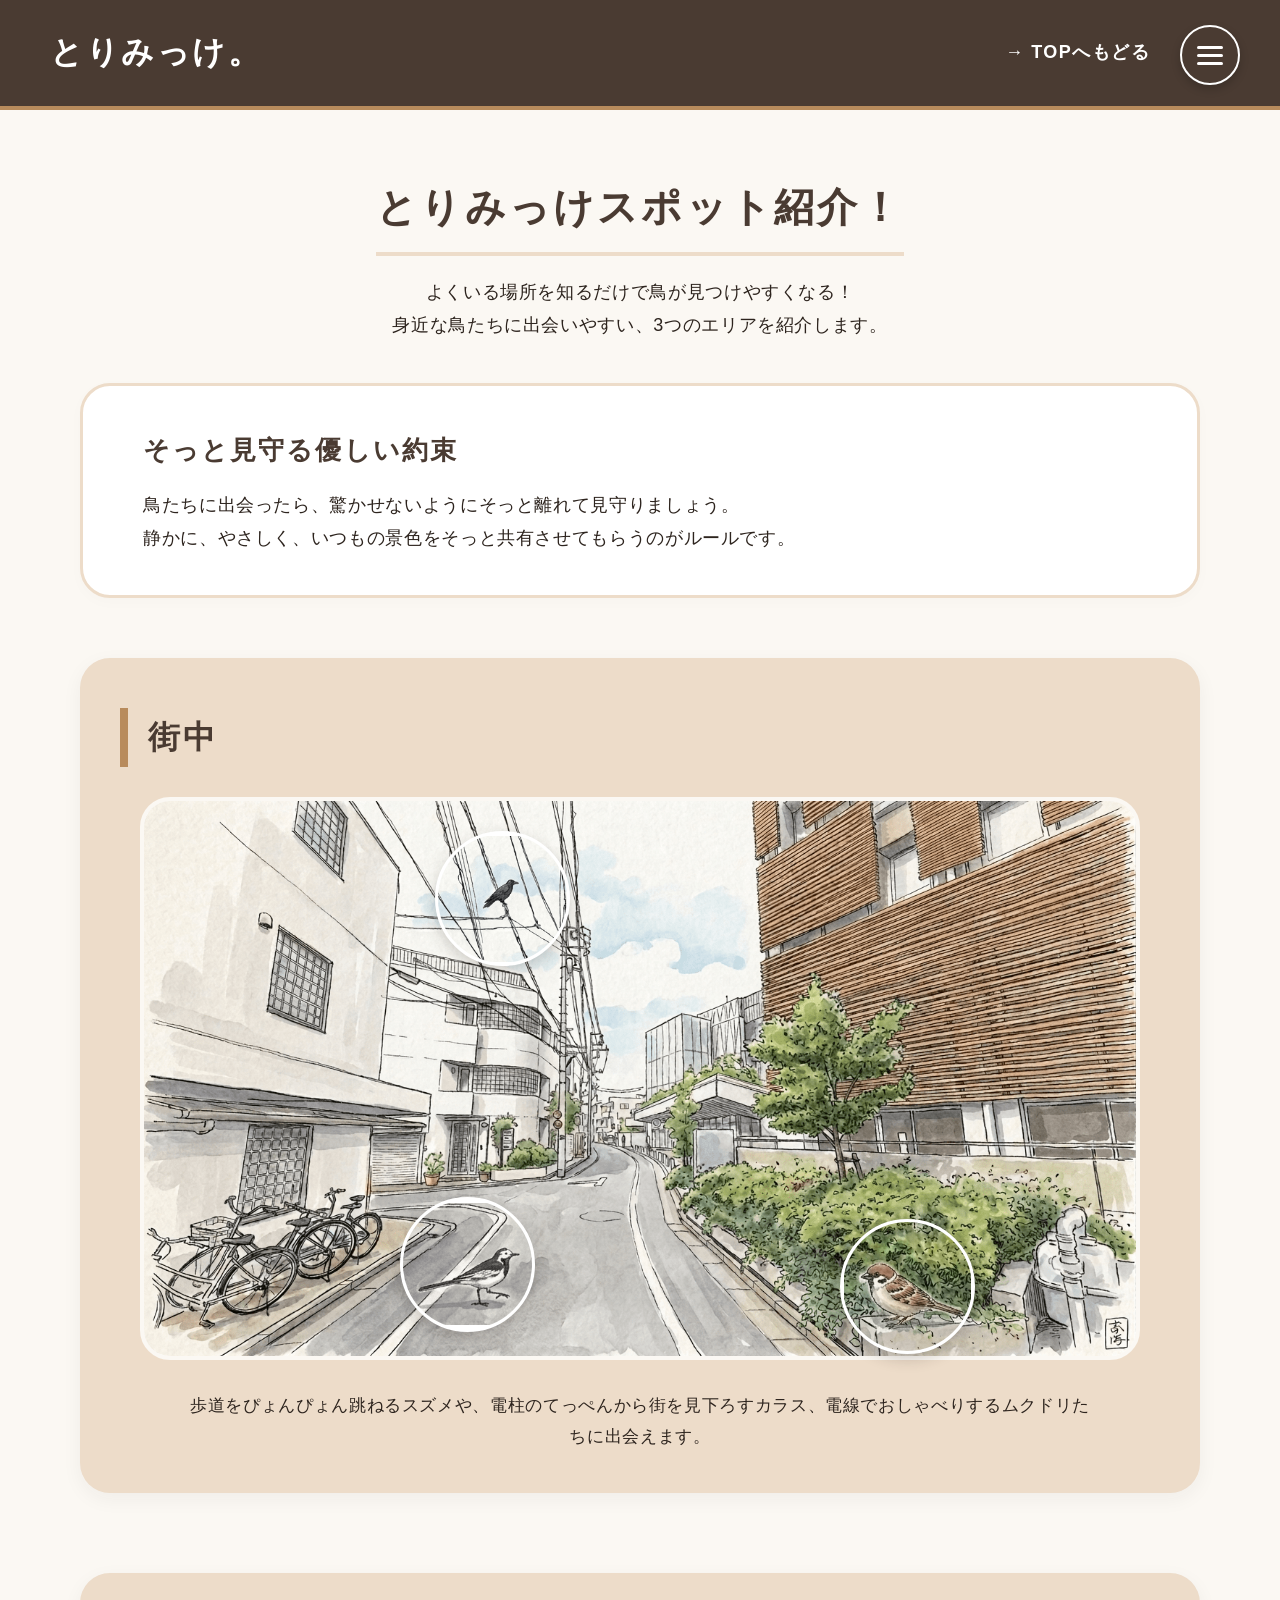
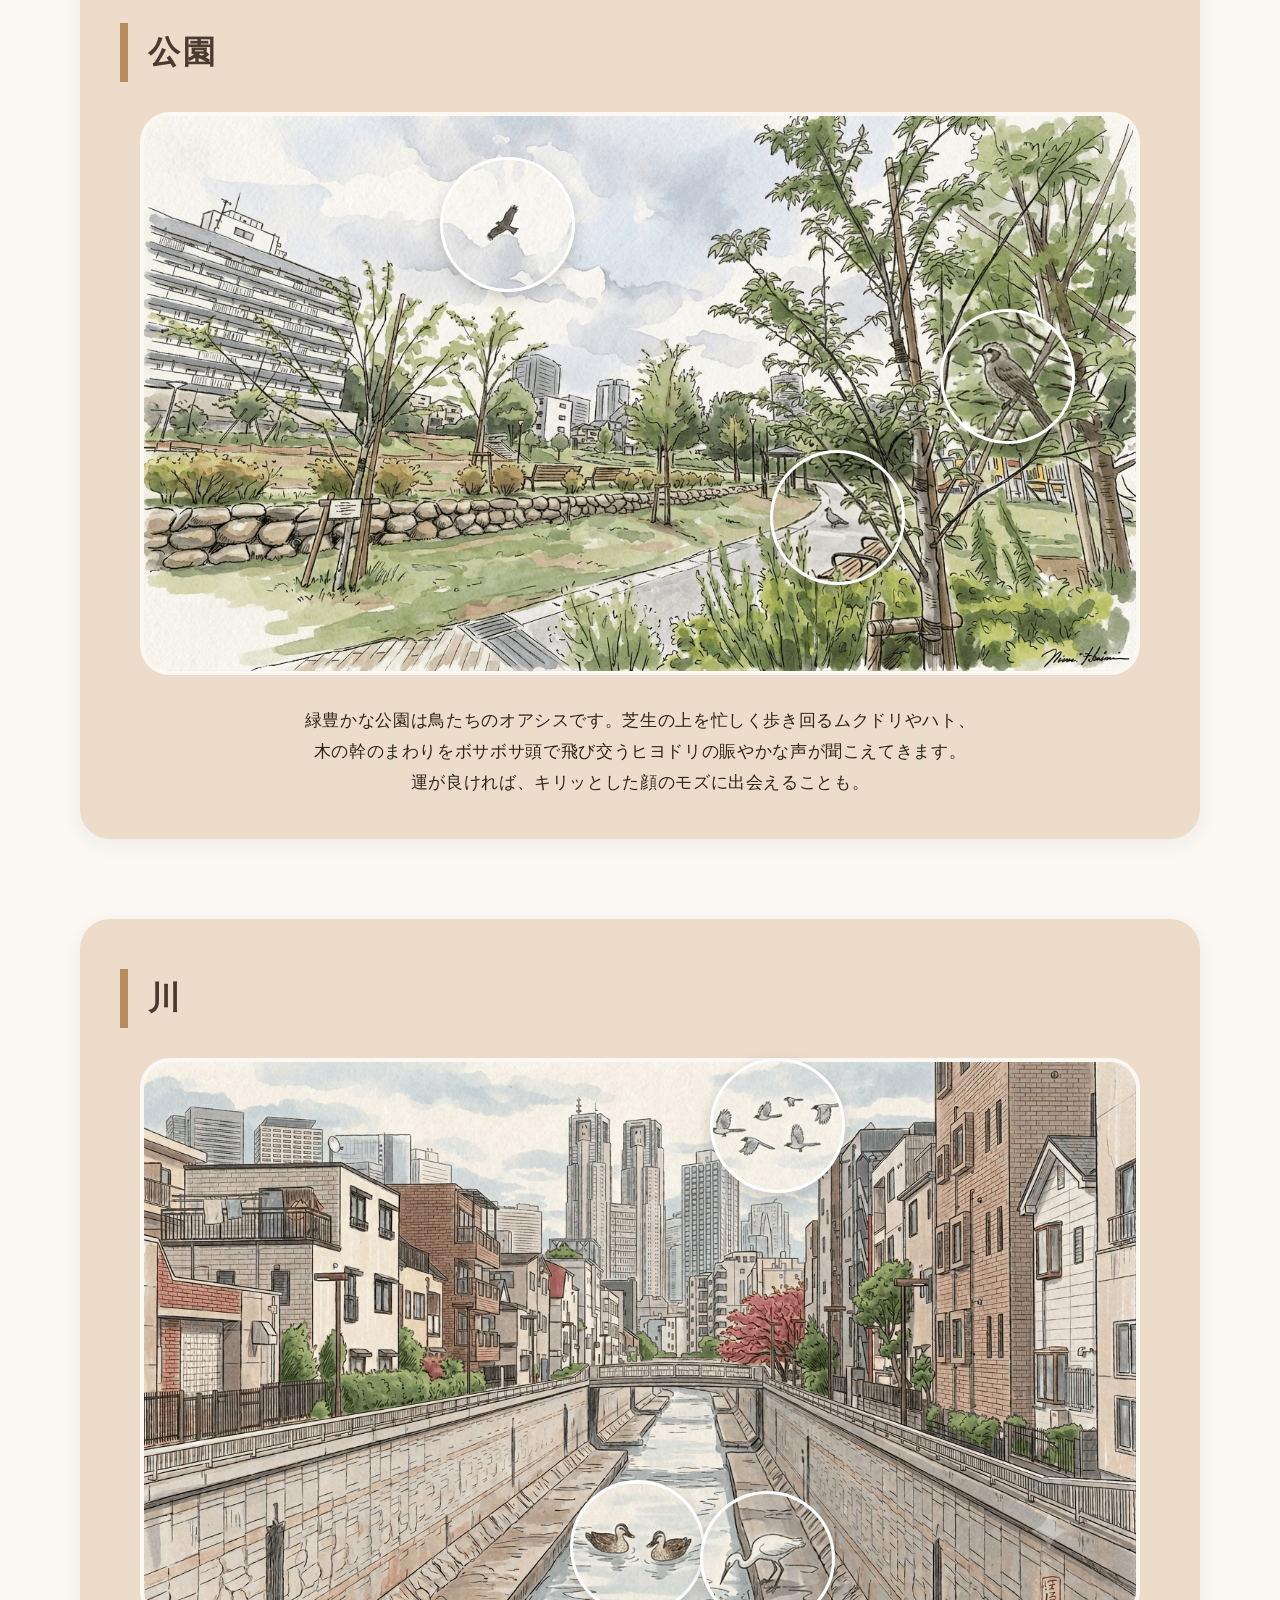
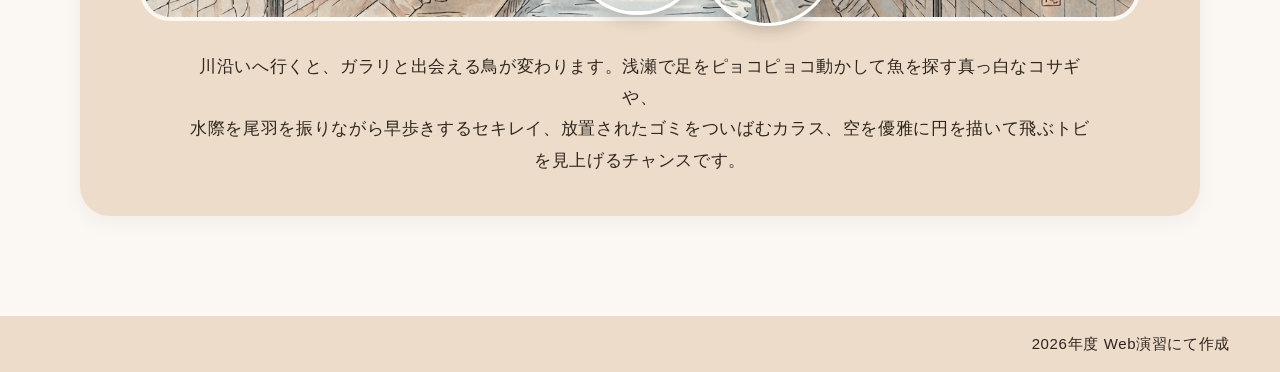
<file: sub.html>
<!DOCTYPE html>
<html lang="ja">
<head>
  <meta charset="UTF-8">
  <meta name="viewport" content="width=device-width, initial-scale=1.0">
  <title>とりみっけスポット紹介！｜とりみっけ。</title>
  <link rel="stylesheet" href="css/style2.css">
</head>
<body>

<div class="second-page">

  <!-- 上部ヘッダーバー -->
  <header class="site-header-bar">
    <div class="header-logo">とりみっけ。</div>
    <div class="header-nav">
      <a href="./main.html" class="back-link">→ TOPへもどる</a>
    </div>

    <!-- ハンバーガーメニュー -->
    <div class="hamburger-menu">
      <input type="checkbox" id="menu-btn-check" class="menu-btn-check">
      <label for="menu-btn-check" class="menu-btn"><span></span></label>
      <nav class="nav-content">
        <ul class="nav-list">
          <li><a href="./main.html">TOPへもどる</a></li>
          <li><a href="#town">街中</a></li>
          <li><a href="#park">公園</a></li>
          <li><a href="#river">川</a></li>
        </ul>
      </nav>
      <label for="menu-btn-check" class="nav-overlay"></label>
    </div>
  </header>

  <!-- メインタイトルエリア -->
  <div class="hero-title-area">
    <h1 class="main-title">とりみっけスポット紹介！</h1>
    <p class="main-subtitle">
      よくいる場所を知るだけで鳥が見つけやすくなる！<br />
      身近な鳥たちに出会いやすい、3つのエリアを紹介します。
    </p>
  </div>

  <!-- そっと見守る優しい約束（マナーセクション） -->
  <section class="manner-section">
    <div class="manner-card">
      <h2 class="manner-title">そっと見守る優しい約束</h2>
      <p class="manner-text">
        鳥たちに出会ったら、驚かせないようにそっと離れて見守りましょう。<br />
        静かに、やさしく、いつもの景色をそっと共有させてもらうのがルールです。
      </p>
    </div>
  </section>

  <!-- スポット紹介メインコンテンツ -->
  <main class="spots-list">

    <!-- エリア1：街中 -->
    <section class="spot-item" id="town">
      <div class="spot-content-inner">
        <h2 class="spot-heading">街中</h2>

        <div class="map-wrapper">
          <div class="map-bg">
            <img src="image/Town.png" alt="街中の様子" class="map-bg-img" />
          </div>

          <!-- 🏷️ ツールチップ（.pin-tooltip）を追加 -->
          <div class="map-pin pin-1">
            <img src="image/Town_Karasu.png" alt="カラス" class="pin-bird-img" />
            <span class="pin-tooltip">カラス</span>
          </div>
          <div class="map-pin pin-2">
            <img src="image/Town_Suzume.png" alt="スズメ" class="pin-bird-img" />
            <span class="pin-tooltip">スズメ</span>
          </div>
          <div class="map-pin pin-3">
            <img src="image/Town_Sekirei.png" alt="ハクセキレイ" class="pin-bird-img" />
            <span class="pin-tooltip">ハクセキレイ</span>
          </div>
        </div>

        <p class="spot-desc">
          歩道をぴょんぴょん跳ねるスズメや、電柱のてっぺんから街を見下ろすカラス、電線でおしゃべりするムクドリたちに出会えます。
        </p>
      </div>
    </section>

    <!-- エリア2：公園 -->
    <section class="spot-item" id="park">
      <div class="spot-content-inner">
        <h2 class="spot-heading">公園</h2>

        <div class="map-wrapper">
          <div class="map-bg">
            <img src="image/Park.png" alt="公園の様子" class="map-bg-img" />
          </div>

          <div class="map-pin pin-4">
            <img src="image/Park_Tobi.png" alt="トビ" class="pin-bird-img" />
            <span class="pin-tooltip">トビ</span>
          </div>
          <div class="map-pin pin-5">
            <img src="image/Park_Dobato.png" alt="ドバト" class="pin-bird-img" />
            <span class="pin-tooltip">ドバト</span>
          </div>
          <div class="map-pin pin-6">
            <img src="image/Park_Hiyodori.png" alt="ヒヨドリ" class="pin-bird-img" />
            <span class="pin-tooltip">ヒヨドリ</span>
          </div>
        </div>

        <p class="spot-desc">
          緑豊かな公園は鳥たちのオアシスです。芝生の上を忙しく歩き回るムクドリやハト、<br />
          木の幹のまわりをボサボサ頭で飛び交うヒヨドリの賑やかな声が聞こえてきます。<br />
          運が良ければ、キリッとした顔のモズに出会えることも。
        </p>
      </div>
    </section>

    <!-- エリア3：川 -->
    <section class="spot-item" id="river">
      <div class="spot-content-inner">
        <h2 class="spot-heading">川</h2>

        <div class="map-wrapper">
          <div class="map-bg">
            <img src="image/River.png" alt="川の様子" class="map-bg-img" />
          </div>

          <div class="map-pin pin-7">
            <img src="image/River_Onaga.png" alt="オナガ" class="pin-bird-img" />
            <span class="pin-tooltip">オナガ</span>
          </div>
          <div class="map-pin pin-8">
            <img src="image/River_Karugamo.png" alt="カルガモ" class="pin-bird-img" />
            <span class="pin-tooltip">カルガモ</span>
          </div>
          <div class="map-pin pin-9">
            <img src="image/River_Kosagi.png" alt="コサギ" class="pin-bird-img" />
            <span class="pin-tooltip">コサギ</span>
          </div>
        </div>

        <p class="spot-desc">
          川沿いへ行くと、ガラリと出会える鳥が変わります。浅瀬で足をピョコピョコ動かして魚を探す真っ白なコサギや、<br />
          水際を尾羽を振りながら早歩きするセキレイ、放置されたゴミをついばむカラス、空を優雅に円を描いて飛ぶトビを見上げるチャンスです。
        </p>
      </div>
    </section>

  </main>

  <!-- フッターバー -->
  <footer class="footer">
    <p class="copyright">2026年度 Web演習にて作成</p>
  </footer>

</div>

</body>
</html>
</file>
<file: css/style1.css>
/* ==========================================================================
   Variables & Reset
   ========================================================================== */

:root {
  --color-base: #fbf8f3;
  --color-main: #b88b5c;
  --color-main-bg: #eddcc9;
  --color-accent: #4a3b32;
  --color-accent-hover: #73573c;
  --color-text: #2d241e;
  --color-white: #ffffff;

  --font-title: "Hiragino Maru Gothic ProN", "Hiragino Kaku Gothic ProN", "Meiryo", sans-serif;
  --font-body: "Helvetica Neue", Arial, "Hiragino Kaku Gothic ProN", "Meiryo", sans-serif;
}

html {
  scroll-behavior: smooth;
}

* {
  box-sizing: border-box;
  margin: 0;
  padding: 0;
}

body {
  background-color: var(--color-base);
  color: var(--color-text);
  font-family: var(--font-body);
  font-weight: 400;
  line-height: 1.85;
  letter-spacing: 0.04em;
  -webkit-font-smoothing: antialiased;
}

.top-page {
  width: 100%;
  overflow: hidden;
}

/* ==========================================================================
   Header & Main Visual
   ========================================================================== */

.main-visual {
  position: relative;
  width: 100%;
  min-height: 750px;
  background-image: linear-gradient(rgba(0, 0, 0, 0.5), rgba(0, 0, 0, 0.5)), url(../image/Mv_suzume.png);
  background-position: 55% 75%;
  background-size: cover;
  background-repeat: no-repeat;
  display: flex;
  align-items: center;
  justify-content: center;
  padding: 120px 20px 60px;
  margin-bottom: 50px;
}

.main-visual::before {
  content: "";
  position: absolute;
  top: 0;
  left: 0;
  width: 100%;
  height: 110px;
  background-color: var(--color-main);
  z-index: 1;
}

/* Common Titles */
.site-logo-header,
.catchphrase,
.senior-name,
.section-title-en,
.section-title,
.message-title,
.manner-title,
.spot-button,
.spot-button-inline,
.onepoint-badge,
.next-lead,
.hover-bubble-panel .title,
.pagetop-btn {
  font-family: var(--font-title);
  font-weight: 900;
  letter-spacing: 0.08em;
}

.site-logo-header {
  position: absolute;
  top: 35px;
  left: 50px;
  font-size: 32px;
  color: var(--color-white);
  z-index: 2;
}

.catchphrase {
  color: var(--color-white);
  text-align: center;
  font-size: clamp(22px, 4vw, 36px);
  max-width: 1000px;
  text-shadow: 0px 2px 8px rgba(0, 0, 0, 0.3);
  z-index: 2;
  line-height: 1.6;
}

/* Hamburger Menu */
.hamburger-menu {
  position: fixed;
  top: 25px;
  right: 40px;
  z-index: 1000;
}

.menu-btn-check {
  display: none;
}

.menu-btn {
  position: relative;
  display: flex;
  justify-content: center;
  align-items: center;
  width: 60px;
  height: 60px;
  background-color: var(--color-accent);
  border: 2px solid var(--color-white);
  border-radius: 50%;
  cursor: pointer;
  box-shadow: 0 4px 10px rgba(0, 0, 0, 0.2);
  transition: background-color 0.3s;
}

.menu-btn:hover {
  background-color: var(--color-accent-hover);
}

.menu-btn span,
.menu-btn span::before,
.menu-btn span::after {
  content: '';
  display: block;
  height: 3px;
  width: 26px;
  border-radius: 3px;
  background-color: var(--color-white);
  position: absolute;
  transition: all 0.3s ease-in-out;
}

.menu-btn span::before {
  bottom: 8px;
}

.menu-btn span::after {
  top: 8px;
}

.menu-btn-check:checked ~ .menu-btn span {
  background-color: transparent;
}

.menu-btn-check:checked ~ .menu-btn span::before {
  bottom: 0;
  transform: rotate(45deg);
}

.menu-btn-check:checked ~ .menu-btn span::after {
  top: 0;
  transform: rotate(-45deg);
}

.nav-content {
  position: fixed;
  top: 0;
  right: -320px;
  width: 300px;
  height: 100%;
  background-color: var(--color-base);
  box-shadow: -5px 0 15px rgba(0, 0, 0, 0.1);
  padding: 100px 30px 40px;
  transition: right 0.4s ease;
  z-index: 999;
}

.nav-list {
  list-style: none;
  padding: 0;
  margin: 0;
}

.nav-list li {
  margin-bottom: 24px;
  border-bottom: 1px dashed var(--color-main-bg);
  padding-bottom: 12px;
}

.nav-list a {
  text-decoration: none;
  color: var(--color-accent);
  font-family: var(--font-title);
  font-weight: 700;
  font-size: 16px;
  display: block;
  transition: color 0.2s ease, transform 0.2s ease;
}

.nav-list a:hover {
  color: var(--color-main);
  transform: translateX(5px);
}

.nav-overlay {
  position: fixed;
  top: 0;
  left: 0;
  width: 100%;
  height: 100%;
  background-color: rgba(0, 0, 0, 0.4);
  opacity: 0;
  visibility: hidden;
  transition: opacity 0.4s ease, visibility 0.4s ease;
  z-index: 998;
}

.menu-btn-check:checked ~ .nav-content {
  right: 0;
}

.menu-btn-check:checked ~ .nav-overlay {
  opacity: 1;
  visibility: visible;
}

/* ==========================================================================
   Intro Section
   ========================================================================== */

.senior-intro-section {
  max-width: 1200px;
  margin: 0 auto;
  padding: 0 40px;
}

.senior-container {
  display: flex;
  align-items: flex-end;
  justify-content: center;
  gap: 0;
  background-color: var(--color-white);
  border-radius: 30px;
  padding: 40px 40px 0 40px;
  position: relative;
  z-index: 1;
}

.senior-image-area {
  flex-shrink: 0;
  width: 300px;
  height: 200px;
  position: relative;
  overflow: visible;
  z-index: 1;
  margin-right: -120px;
}

.senior-img {
  position: absolute;
  bottom: 0;
  left: 30%;
  transform: translateX(-40%);
  width: 100%;
  height: 100%;
  object-fit: contain;
  object-position: bottom;
  pointer-events: none;
}

.senior-bubble {
  position: relative;
  z-index: 2;
  background-color: var(--color-main-bg);
  border-radius: 20px;
  padding: 30px 40px;
  flex-grow: 1;
  margin-bottom: 30px;
}

.senior-bubble::before {
  content: "";
  position: absolute;
  left: -20px;
  top: 50%;
  transform: translateY(-50%);
  border-style: solid;
  border-width: 15px 20px 15px 0;
  border-color: transparent var(--color-main-bg) transparent transparent;
}

.senior-name {
  font-size: 24px;
  color: var(--color-accent);
  margin-bottom: 12px;
}

.senior-text {
  font-size: 16px;
  color: var(--color-text);
  line-height: 1.8;
}

@keyframes pyokoIn {
  0% {
    transform: translateY(30px);
    opacity: 0;
  }
  100% {
    transform: translateY(0);
    opacity: 1;
  }
}

/* ==========================================================================
   About Section
   ========================================================================== */

.about-section {
  max-width: 1200px;
  margin: 30px auto 80px;
  padding: 50px 60px;
  background-color: var(--color-main-bg);
  border-radius: 30px;
  scroll-margin-top: 40px;
}

.section-title-en {
  font-size: 40px;
  color: var(--color-accent);
  margin-bottom: 20px;
}

.about-lead {
  font-family: var(--font-title);
  font-weight: 900;
  font-size: 22px;
  margin-bottom: 15px;
  color: var(--color-text);
  letter-spacing: 0.05em;
}

.about-text {
  font-size: 17px;
  max-width: 950px;
  color: var(--color-text);
  margin-bottom: 30px;
}

.senpai-onepoint-box {
  background-color: var(--color-white);
  border-radius: 20px;
  padding: 20px 30px;
}

.onepoint-badge {
  display: inline-block;
  background-color: var(--color-white);
  color: var(--color-main);
  font-size: 14px;
  padding: 3px 12px;
  border-radius: 8px;
  margin-bottom: 8px;
  border: 2px solid var(--color-main-bg);
}

.onepoint-text {
  font-size: 16px;
  font-weight: bold;
  color: var(--color-text);
}

/* Footprint Track Decorative */
.footprint-track-bg {
  width: 100%;
  padding: 40px 0;
  background-image:
    radial-gradient(circle, rgba(184, 139, 92, 0.25) 3px, transparent 3.5px),
    radial-gradient(circle, rgba(184, 139, 92, 0.25) 2.5px, transparent 3px),
    radial-gradient(circle, rgba(184, 139, 92, 0.25) 2.5px, transparent 3px),
    radial-gradient(circle, rgba(184, 139, 92, 0.25) 3px, transparent 3.5px);
  background-repeat: repeat-y;
  background-size: 40px 120px;
  background-position:
    right 35px top 10px,
    right 45px top 18px,
    right 25px top 18px,
    right 35px top 23px;
}

/* ==========================================================================
   Bird Intro & Lucky Bird Grid
   ========================================================================== */

.bird-intro-section,
.lucky-bird-section {
  position: relative;
  max-width: 1080px;
  margin: 40px auto 100px;
  padding: 0 40px;
  scroll-margin-top: 40px;
}

.bird-intro-section::before {
  content: "";
  position: absolute;
  left: -120px;
  top: 15%;
  width: 110px;
  height: 90px;
  background-image: url("../image/Cha_suzume_fly.png");
  background-size: contain;
  background-repeat: no-repeat;
  opacity: 0.15;
  transform: scaleX(-1) rotate(-10deg);
  pointer-events: none;
  z-index: 1;
}

.bird-intro-section::after {
  content: "";
  position: absolute;
  right: -120px;
  bottom: 20%;
  width: 110px;
  height: 90px;
  background-image: url("../image/Cha_suzume_fly.png");
  background-size: contain;
  background-repeat: no-repeat;
  opacity: 0.15;
  transform: rotate(-15deg);
  pointer-events: none;
  z-index: 1;
}

.section-title {
  font-size: 32px;
  color: var(--color-accent);
  margin-bottom: 50px;
  border-left: 8px solid var(--color-main);
  padding-left: 20px;
}

.grid-container {
  display: grid;
  grid-template-columns: repeat(auto-fit, minmax(260px, 1fr));
  column-gap: 40px;
  row-gap: 120px;
  justify-items: center;
}

.grid-item {
  position: relative;
  width: 240px;
  height: 240px;
  border-radius: 50%;
  background-color: var(--color-white);
  cursor: pointer;
}

.bg-circle {
  position: absolute;
  top: 0;
  left: 0;
  width: 100%;
  height: 100%;
  border-radius: 50%;
  border: 4px solid var(--color-main-bg);
  transition: transform 0.4s cubic-bezier(0.25, 1, 0.5, 1), border-color 0.3s;
  z-index: 1;
}

.item-image {
  position: absolute;
  top: 8px;
  left: 8px;
  width: 224px;
  height: 224px;
  border-radius: 50%;
  overflow: hidden;
  z-index: 2;
  transition: transform 0.4s cubic-bezier(0.25, 1, 0.5, 1);
  display: flex;
  flex-direction: column;
  justify-content: flex-end;
  align-items: center;
}

.item-image img {
  position: absolute;
  top: 0;
  left: 0;
  width: 100%;
  height: 100%;
  object-fit: cover;
  z-index: 1;
}

.bird-name-label {
  position: relative;
  z-index: 2;
  background-color: rgba(74, 59, 50, 0.85);
  color: var(--color-white);
  width: 100%;
  text-align: center;
  padding: 6px 0;
  font-size: 16px;
  font-weight: bold;
  letter-spacing: 0.05em;
  font-family: var(--font-title);
}

.hover-bubble-panel {
  position: absolute;
  bottom: 85%;
  left: 65%;
  transform: scale(0.9);
  transform-origin: left bottom;
  width: 280px;
  background-color: var(--color-white);
  border: 3px solid var(--color-main);
  border-radius: 18px;
  padding: 20px;
  box-shadow: 0 6px 20px rgba(45, 36, 30, 0.15);
  opacity: 0;
  visibility: hidden;
  z-index: 10;
  transition: opacity 0.3s ease, transform 0.3s cubic-bezier(0.175, 0.885, 0.32, 1.15), visibility 0.3s;
  pointer-events: none;
}

.hover-bubble-panel::before {
  content: "";
  position: absolute;
  left: 15px;
  bottom: -15px;
  border-style: solid;
  border-width: 15px 15px 0 0;
  border-color: var(--color-main) transparent transparent transparent;
}

.hover-bubble-panel::after {
  content: "";
  position: absolute;
  left: 17px;
  bottom: -11px;
  border-style: solid;
  border-width: 12px 12px 0 0;
  border-color: var(--color-white) transparent transparent transparent;
}

.hover-bubble-panel .title {
  font-size: 18px;
  color: var(--color-accent);
  margin-bottom: 8px;
  border-bottom: 2px solid var(--color-main-bg);
  padding-bottom: 4px;
}

.hover-bubble-panel .description {
  font-size: 13px;
  line-height: 1.6;
  color: var(--color-text);
  text-align: justify;
}

.grid-item:hover .item-image {
  transform: scale(1.04);
}

.grid-item:hover .bg-circle {
  transform: scale(1.06);
  border-color: var(--color-main);
}

.grid-item:hover .hover-bubble-panel {
  opacity: 1;
  visibility: visible;
  transform: scale(1);
}

.intro-next-area {
  text-align: center;
  margin-top: 60px;
  padding: 20px;
  grid-column: 1 / -1;
}

.next-lead {
  font-size: 20px;
  margin-bottom: 20px;
  color: var(--color-text);
}

.spot-button-inline {
  display: inline-block;
  background-color: var(--color-main);
  color: var(--color-white);
  text-decoration: none;
  font-size: 18px;
  padding: 14px 40px;
  border-radius: 50px;
  transition: background-color 0.3s, transform 0.2s;
}

.spot-button-inline:hover {
  background-color: var(--color-accent-hover);
  transform: translateY(-2px);
}

/* Lucky Bird Pseudo Elements */
.lucky-bird-section::before {
  content: "";
  position: absolute;
  left: -130px;
  bottom: 10%;
  width: 95px;
  height: 78px;
  background-image: url("../image/Cha_suzume_fly.png");
  background-size: contain;
  background-repeat: no-repeat;
  opacity: 0.15;
  transform: scaleX(-1) rotate(15deg);
  pointer-events: none;
  z-index: 1;
}

.lucky-bird-section::after {
  content: "";
  position: absolute;
  right: -110px;
  top: 25%;
  width: 115px;
  height: 94px;
  background-image: url("../image/Cha_suzume_fly.png");
  background-size: contain;
  background-repeat: no-repeat;
  opacity: 0.13;
  transform: rotate(-5deg);
  pointer-events: none;
  z-index: 1;
}

/* ==========================================================================
   Message & Navigation
   ========================================================================== */

.message-section {
  max-width: 1200px;
  margin: 100px auto;
  padding: 0 40px;
  scroll-margin-top: 40px;
}

.message-title {
  font-size: 32px;
  text-align: center;
  margin-bottom: 40px;
  color: var(--color-accent);
}

.manner-box {
  background-color: var(--color-main-bg);
  border-radius: 30px;
  padding: 40px 60px;
}

.manner-title {
  font-size: 26px;
  margin-bottom: 15px;
  color: var(--color-accent);
}

.manner-text {
  font-size: 18px;
  color: var(--color-text);
}

.navigation-section {
  text-align: center;
  margin: 80px auto 100px;
}

.spot-button {
  display: inline-block;
  background-color: var(--color-main);
  color: var(--color-white);
  text-decoration: none;
  font-size: 22px;
  padding: 15px 50px;
  border-radius: 50px;
  transition: background-color 0.3s, transform 0.2s;
}

.spot-button:hover {
  background-color: var(--color-accent-hover);
  transform: translateY(-2px);
}

/* Page Top Button */
.pagetop-btn {
  position: fixed;
  bottom: 30px;
  left: 30px;
  background-color: var(--color-accent);
  color: var(--color-white);
  font-size: 14px;
  padding: 12px 22px;
  border-radius: 50px;
  text-decoration: none;
  border: 2px solid var(--color-white);
  box-shadow: 0 4px 15px rgba(0, 0, 0, 0.25);
  z-index: 999;
  transition: background-color 0.3s ease, transform 0.2s ease, box-shadow 0.2s ease;
}

.pagetop-btn:hover {
  background-color: var(--color-accent-hover);
  transform: translateY(-3px);
  box-shadow: 0 6px 20px rgba(0, 0, 0, 0.3);
}

/* Footer */
.footer {
  background-color: var(--color-main-bg);
  width: 100%;
  height: 56px;
  display: flex;
  align-items: center;
  justify-content: flex-end;
  padding-right: 50px;
}

.copyright {
  font-size: 15px;
  color: var(--color-text);
}

/* ==========================================================================
   Responsive Layout
   ========================================================================== */

/* Tablet & Mid Desktop */
@media (max-width: 1200px) {
  .bird-intro-section::before,
  .bird-intro-section::after,
  .lucky-bird-section::before,
  .lucky-bird-section::after {
    display: none;
  }

  .bird-intro-section,
  .lucky-bird-section {
    max-width: 100%;
  }

  .grid-container {
    grid-template-columns: repeat(auto-fit, minmax(280px, 1fr));
    gap: 50px 30px;
  }

  .grid-item {
    width: 240px;
    height: auto;
    background-color: transparent;
    display: flex;
    flex-direction: column;
    align-items: center;
  }

  .bg-circle {
    position: relative;
    width: 240px;
    height: 240px;
  }

  .item-image {
    position: absolute;
    width: 224px;
    height: 224px;
    top: 8px;
    left: 8px;
  }

  .hover-bubble-panel {
    position: relative;
    bottom: auto;
    left: auto;
    transform: none;
    width: 100%;
    margin-top: 20px;
    background-color: var(--color-white);
    border: 2px solid var(--color-main-bg);
    border-radius: 16px;
    padding: 15px;
    box-shadow: 0 4px 10px rgba(0, 0, 0, 0.03);
    opacity: 1;
    visibility: visible;
    pointer-events: auto;
  }

  .hover-bubble-panel::before,
  .hover-bubble-panel::after {
    display: none;
  }

  .hover-bubble-panel .title {
    font-size: 16px;
    text-align: center;
  }

  .hover-bubble-panel .description {
    font-size: 13px;
    line-height: 1.5;
  }

  .grid-item:hover .item-image,
  .grid-item:hover .bg-circle {
    transform: none;
  }
}

/* Mobile */
@media (max-width: 768px) {
  .hamburger-menu {
    top: 15px;
    right: 20px;
  }

  .menu-btn {
    width: 50px;
    height: 50px;
  }

  .menu-btn span,
  .menu-btn span::before,
  .menu-btn span::after {
    width: 22px;
  }

  .site-logo-header {
    left: 20px;
    top: 30px;
    font-size: 26px;
  }

  .main-visual {
    min-height: 500px;
    padding-top: 120px;
  }

  .senior-container {
    flex-direction: column;
    padding: 30px 20px 0 20px;
    gap: 10px;
    align-items: center;
  }

  .senior-image-area {
    width: 220px;
    height: 160px;
    margin-right: 0;
    order: 2;
  }

  .senior-img {
    left: 50%;
    transform: translateX(-50%);
    width: 120%;
    height: 120%;
  }

  .senior-bubble {
    width: 100%;
    margin-bottom: 10px;
    order: 1;
  }

  .senior-bubble::before {
    left: 50%;
    top: auto;
    bottom: -15px;
    transform: translateX(-50%);
    border-width: 15px 15px 0 15px;
    border-color: var(--color-main-bg) transparent transparent transparent;
  }

  .about-section,
  .manner-box {
    padding: 35px 25px;
    border-radius: 20px;
  }

  .section-title,
  .message-title {
    font-size: 26px;
  }

  .grid-container {
    grid-template-columns: repeat(auto-fit, minmax(220px, 1fr));
    gap: 50px 20px;
  }

  .grid-item {
    width: 200px;
  }

  .bg-circle {
    width: 200px;
    height: 200px;
  }

  .item-image {
    width: 186px;
    height: 186px;
    top: 7px;
    left: 7px;
  }

  .bird-name-label {
    font-size: 14px;
    padding: 4px 0;
  }

  .hover-bubble-panel {
    margin-top: 15px;
    padding: 12px;
  }

  .hover-bubble-panel .title {
    font-size: 15px;
  }

  .hover-bubble-panel .description {
    font-size: 12px;
  }

  .manner-title {
    font-size: 22px;
  }

  .manner-text {
    font-size: 16px;
  }

  .spot-button,
  .spot-button-inline {
    font-size: 18px;
    padding: 12px 30px;
    width: 100%;
    max-width: 340px;
  }

  .pagetop-btn {
    bottom: 20px;
    left: 20px;
    padding: 10px 18px;
    font-size: 13px;
  }

  .footer {
    justify-content: center;
    padding-right: 0;
  }
}
</file>
<file: css/style2.css>
/* ==========================================================================
   Variables & Reset
   ========================================================================== */

:root {
  --color-base: #fbf8f3;
  --color-main: #b88b5c;
  --color-main-bg: #eddcc9;
  --color-accent: #4a3b32;
  --color-accent-hover: #73573c;
  --color-text: #2d241e;
  --color-white: #ffffff;

  --font-title: "Hiragino Maru Gothic ProN", "Hiragino Kaku Gothic ProN", "Meiryo", sans-serif;
  --font-body: "Helvetica Neue", Arial, "Hiragino Kaku Gothic ProN", "Meiryo", sans-serif;
}

html {
  scroll-behavior: smooth;
}

* {
  box-sizing: border-box;
  margin: 0;
  padding: 0;
}

body {
  background-color: var(--color-base);
  color: var(--color-text);
  font-family: var(--font-body);
  font-weight: 400;
  line-height: 1.85;
  letter-spacing: 0.04em;
  -webkit-font-smoothing: antialiased;
}

.second-page {
  width: 100%;
  overflow: hidden;
}

/* Common Titles */
.header-logo,
.back-link,
.main-title,
.manner-title,
.spot-heading,
.spot-back-btn,
.pagetop-btn {
  font-family: var(--font-title);
  font-weight: 900;
  letter-spacing: 0.08em;
}

/* ==========================================================================
   Header Bar
   ========================================================================== */

.site-header-bar {
  background-color: var(--color-accent);
  border-bottom: 4px solid var(--color-main);
  width: 100%;
  height: 110px;
  display: flex;
  align-items: center;
  justify-content: space-between;
  padding: 0 50px;
  position: relative;
}

.header-logo {
  font-size: 32px;
  color: var(--color-white);
}

.header-nav {
  margin-right: 80px;
}

.back-link {
  font-size: 18px;
  color: var(--color-white);
  text-decoration: none;
  transition: opacity 0.2s ease, color 0.2s ease;
}

.back-link:hover {
  opacity: 0.8;
  color: var(--color-main-bg);
}

/* Hamburger Menu */
.hamburger-menu {
  position: fixed;
  top: 25px;
  right: 40px;
  z-index: 1000;
}

.menu-btn-check {
  display: none;
}

.menu-btn {
  position: relative;
  display: flex;
  justify-content: center;
  align-items: center;
  width: 60px;
  height: 60px;
  background-color: var(--color-accent);
  border: 2px solid var(--color-white);
  border-radius: 50%;
  cursor: pointer;
  box-shadow: 0 4px 10px rgba(0, 0, 0, 0.2);
  transition: background-color 0.3s;
}

.menu-btn:hover {
  background-color: var(--color-accent-hover);
}

.menu-btn span,
.menu-btn span::before,
.menu-btn span::after {
  content: '';
  display: block;
  height: 3px;
  width: 26px;
  border-radius: 3px;
  background-color: var(--color-white);
  position: absolute;
  transition: all 0.3s ease-in-out;
}

.menu-btn span::before {
  bottom: 8px;
}

.menu-btn span::after {
  top: 8px;
}

.menu-btn-check:checked ~ .menu-btn span {
  background-color: transparent;
}

.menu-btn-check:checked ~ .menu-btn span::before {
  bottom: 0;
  transform: rotate(45deg);
}

.menu-btn-check:checked ~ .menu-btn span::after {
  top: 0;
  transform: rotate(-45deg);
}

.nav-content {
  position: fixed;
  top: 0;
  right: -320px;
  width: 300px;
  height: 100%;
  background-color: var(--color-base);
  box-shadow: -5px 0 15px rgba(0, 0, 0, 0.1);
  padding: 100px 30px 40px;
  transition: right 0.4s ease;
  z-index: 999;
}

.nav-list {
  list-style: none;
  padding: 0;
  margin: 0;
}

.nav-list li {
  margin-bottom: 24px;
  border-bottom: 1px dashed var(--color-main-bg);
  padding-bottom: 12px;
}

.nav-list a {
  text-decoration: none;
  color: var(--color-accent);
  font-family: var(--font-title);
  font-weight: 700;
  font-size: 16px;
  display: block;
  transition: color 0.2s ease, transform 0.2s ease;
}

.nav-list a:hover {
  color: var(--color-main);
  transform: translateX(5px);
}

.nav-overlay {
  position: fixed;
  top: 0;
  left: 0;
  width: 100%;
  height: 100%;
  background-color: rgba(0, 0, 0, 0.4);
  opacity: 0;
  visibility: hidden;
  transition: opacity 0.4s ease, visibility 0.4s ease;
  z-index: 998;
}

.menu-btn-check:checked ~ .nav-content {
  right: 0;
}

.menu-btn-check:checked ~ .nav-overlay {
  opacity: 1;
  visibility: visible;
}

/* ==========================================================================
   Hero Title Area
   ========================================================================== */

.hero-title-area {
  max-width: 1200px;
  margin: 60px auto 40px;
  padding: 0 40px;
  text-align: center;
}

.main-title {
  font-size: 40px;
  color: var(--color-accent);
  margin-bottom: 20px;
  display: inline-block;
  border-bottom: 4px solid var(--color-main-bg);
  padding-bottom: 8px;
}

.main-subtitle {
  font-size: 18px;
  color: var(--color-text);
  max-width: 1000px;
  margin: 0 auto;
}

/* ==========================================================================
   Manner Card
   ========================================================================== */

.manner-section {
  max-width: 1200px;
  margin: 40px auto 60px;
  padding: 0 40px;
}

.manner-card {
  background-color: var(--color-white);
  border: 3px solid var(--color-main-bg);
  border-radius: 30px;
  width: 100%;
  margin: 0 auto;
  padding: 40px 60px;
  box-shadow: 0 4px 15px rgba(0, 0, 0, 0.02);
}

.manner-title {
  font-size: 26px;
  color: var(--color-accent);
  margin-bottom: 15px;
}

.manner-text {
  font-size: 18px;
  color: var(--color-text);
}

/* ==========================================================================
   Spot Intro & Map Area
   ========================================================================== */

.spots-list {
  display: flex;
  flex-direction: column;
  gap: 80px;
  max-width: 1200px;
  margin: 0 auto 100px;
  padding: 0 40px;
}

.spot-item {
  background-color: var(--color-main-bg);
  border-radius: 30px;
  width: 100%;
  margin: 0 auto;
  padding: 50px 30px 40px;
  box-shadow: 0 6px 20px rgba(45, 36, 30, 0.05);
  scroll-margin-top: 40px;
}

.spot-content-inner {
  width: 100%;
  margin: 0 auto;
  display: flex;
  flex-direction: column;
  gap: 30px;
  align-items: center;
}

.spot-heading {
  font-size: 32px;
  color: var(--color-accent);
  align-self: flex-start;
  padding-left: 20px;
  margin-left: 10px;
  border-left: 8px solid var(--color-main);
}

.map-wrapper {
  position: relative;
  width: 100%;
  max-width: 1000px;
  aspect-ratio: 16 / 9;
  margin: 0 auto;
}

.map-bg {
  background-color: var(--color-white);
  border: 4px solid var(--color-base);
  border-radius: 30px;
  width: 100%;
  height: 100%;
  box-shadow: inset 0 4px 10px rgba(0, 0, 0, 0.03);
  overflow: hidden;
  position: relative;
  z-index: 1;
}

.map-bg-img {
  width: 100%;
  height: 100%;
  object-fit: cover;
  display: block;
}

.map-pin {
  background-color: var(--color-white);
  border: 0.3vw solid var(--color-white);
  border-radius: 50%;
  width: 13.5%;
  aspect-ratio: 1 / 1;
  position: absolute;
  display: flex;
  align-items: center;
  justify-content: center;
  box-shadow: 0 0.4vw 1.2vw rgba(45, 36, 30, 0.2);
  cursor: pointer;
  transition: transform 0.3s ease, box-shadow 0.3s ease;
  z-index: 10;
}

.pin-bird-img {
  width: 100%;
  height: 100%;
  object-fit: contain;
  border-radius: 50%;
  display: block;
}

.pin-tooltip {
  position: absolute;
  bottom: calc(100% + 10px);
  left: 50%;
  transform: translateX(-50%) translateY(8px);
  background-color: var(--color-accent);
  color: var(--color-white);
  font-family: var(--font-title);
  font-weight: bold;
  font-size: 14px;
  padding: 4px 12px;
  border-radius: 20px;
  white-space: nowrap;
  pointer-events: none;
  opacity: 0;
  visibility: hidden;
  transition: opacity 0.25s ease, transform 0.25s ease, visibility 0.25s ease;
  box-shadow: 0 4px 10px rgba(0, 0, 0, 0.15);
}

.pin-tooltip::after {
  content: "";
  position: absolute;
  top: 100%;
  left: 50%;
  transform: translateX(-50%);
  border-width: 6px;
  border-style: solid;
  border-color: var(--color-accent) transparent transparent transparent;
}

.map-pin:hover {
  transform: scale(1.15);
  box-shadow: 0 1vw 2vw rgba(0, 0, 0, 0.25);
  z-index: 99;
}

.map-pin:hover .pin-tooltip {
  opacity: 1;
  visibility: visible;
  transform: translateX(-50%) translateY(0);
}

.spot-desc {
  font-size: 17px;
  text-align: center;
  max-width: 950px;
  padding: 0 20px;
  color: var(--color-text);
}

.spot-back-area {
  margin-top: 10px;
  text-align: center;
}

.spot-back-btn {
  display: inline-block;
  background-color: var(--color-accent);
  color: var(--color-white);
  font-size: 16px;
  padding: 10px 28px;
  border-radius: 30px;
  text-decoration: none;
  box-shadow: 0 4px 10px rgba(0, 0, 0, 0.1);
  transition: background-color 0.3s ease, transform 0.2s ease, box-shadow 0.2s ease;
}

.spot-back-btn:hover {
  background-color: var(--color-accent-hover);
  transform: translateY(-2px);
  box-shadow: 0 6px 14px rgba(0, 0, 0, 0.15);
}

/* ==========================================================================
   Map Pins Position
   ========================================================================== */

/* Area 1: City */
.pin-1 {
  left: 29.5%;
  top: 6%;
}

.pin-2 {
  left: 70%;
  top: 75%;
}

.pin-3 {
  left: 26%;
  top: 71%;
}

/* Area 2: Park */
.pin-4 {
  left: 30%;
  top: 8%;
}

.pin-5 {
  left: 63%;
  top: 60%;
}

.pin-6 {
  left: 80%;
  top: 35%;
}

/* Area 3: River */
.pin-7 {
  left: 57%;
  top: 0%;
}

.pin-8 {
  left: 43%;
  top: 75%;
}

.pin-9 {
  left: 56%;
  top: 77%;
}

/* ==========================================================================
   Page Top Button
   ========================================================================== */

.pagetop-btn {
  position: fixed;
  bottom: 30px;
  left: 30px;
  background-color: var(--color-accent);
  color: var(--color-white);
  font-size: 14px;
  padding: 12px 22px;
  border-radius: 50px;
  text-decoration: none;
  border: 2px solid var(--color-white);
  box-shadow: 0 4px 15px rgba(0, 0, 0, 0.25);
  z-index: 999;
  transition: background-color 0.3s ease, transform 0.2s ease, box-shadow 0.2s ease;
}

.pagetop-btn:hover {
  background-color: var(--color-accent-hover);
  transform: translateY(-3px);
  box-shadow: 0 6px 20px rgba(0, 0, 0, 0.3);
}

/* ==========================================================================
   Footer
   ========================================================================== */

.footer {
  background-color: var(--color-main-bg);
  width: 100%;
  height: 56px;
  display: flex;
  align-items: center;
  justify-content: flex-end;
  padding-right: 50px;
}

.copyright {
  font-size: 15px;
  color: var(--color-text);
}

/* ==========================================================================
   Responsive Layout
   ========================================================================== */

/* Tablet & Mid Desktop */
@media (max-width: 1200px) {
  .main-title {
    font-size: 32px;
  }

  .main-subtitle {
    font-size: 16px;
  }

  .manner-card {
    padding: 30px;
  }

  .manner-title {
    font-size: 24px;
  }

  .manner-text {
    font-size: 16px;
  }
}

/* Mobile */
@media (max-width: 768px) {
  .hamburger-menu {
    top: 15px;
    right: 20px;
  }

  .menu-btn {
    width: 50px;
    height: 50px;
  }

  .menu-btn span,
  .menu-btn span::before,
  .menu-btn span::after {
    width: 22px;
  }

  .header-nav {
    display: none;
  }

  .hero-title-area,
  .manner-section,
  .spots-list {
    padding: 0 20px;
  }

  .site-header-bar {
    padding: 0 20px;
    height: 90px;
  }

  .header-logo {
    font-size: 26px;
  }

  .main-title {
    font-size: 26px;
  }

  .main-subtitle {
    font-size: 15px;
  }

  .manner-card {
    padding: 25px 20px;
    border-radius: 20px;
  }

  .manner-title {
    font-size: 22px;
  }

  .spot-item {
    padding: 35px 20px 30px;
    border-radius: 20px;
  }

  .spot-heading {
    font-size: 24px;
    margin-left: 0;
    padding-left: 12px;
    align-self: flex-start;
  }

  .spot-desc {
    font-size: 15px;
    text-align: left;
    padding: 0;
  }

  .spot-back-btn {
    font-size: 14px;
    padding: 8px 22px;
  }

  .pagetop-btn {
    bottom: 20px;
    left: 20px;
    padding: 10px 18px;
    font-size: 13px;
  }

  .footer {
    justify-content: center;
    padding-right: 0;
  }
}
</file>
